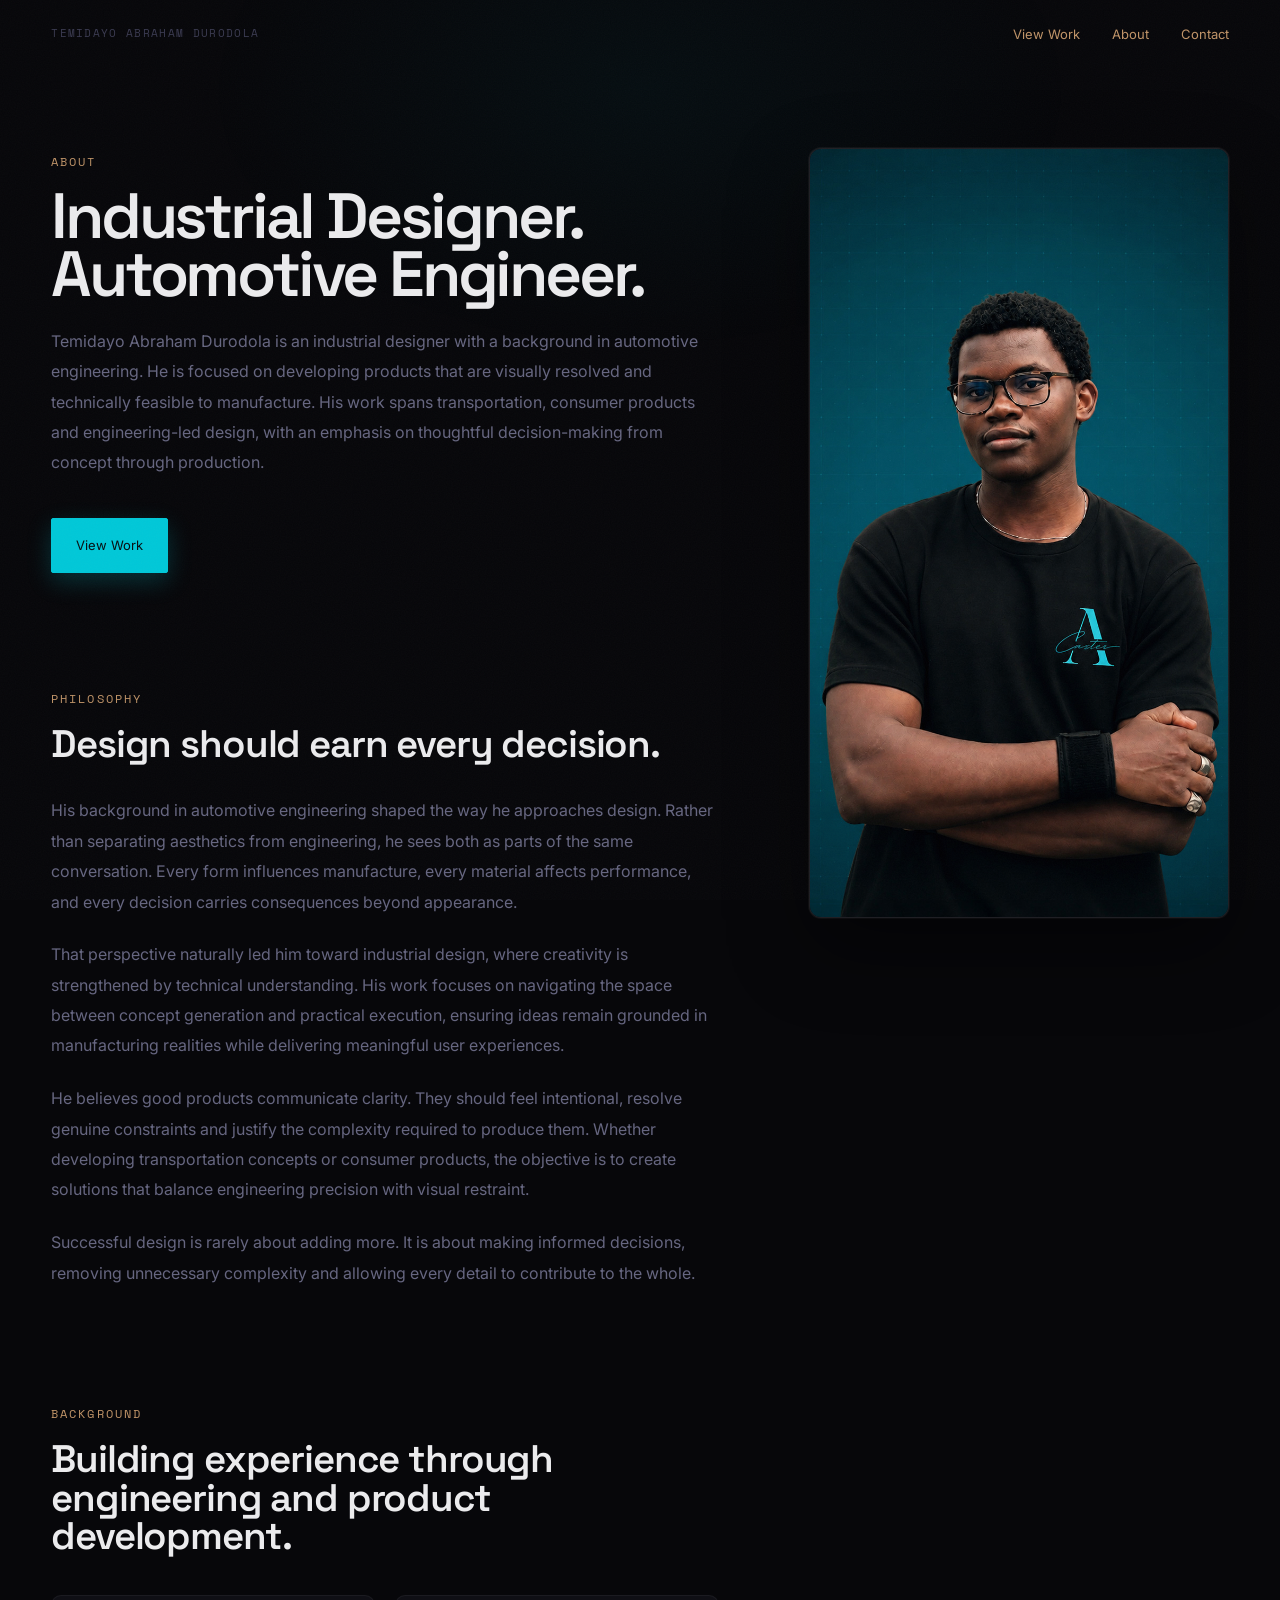
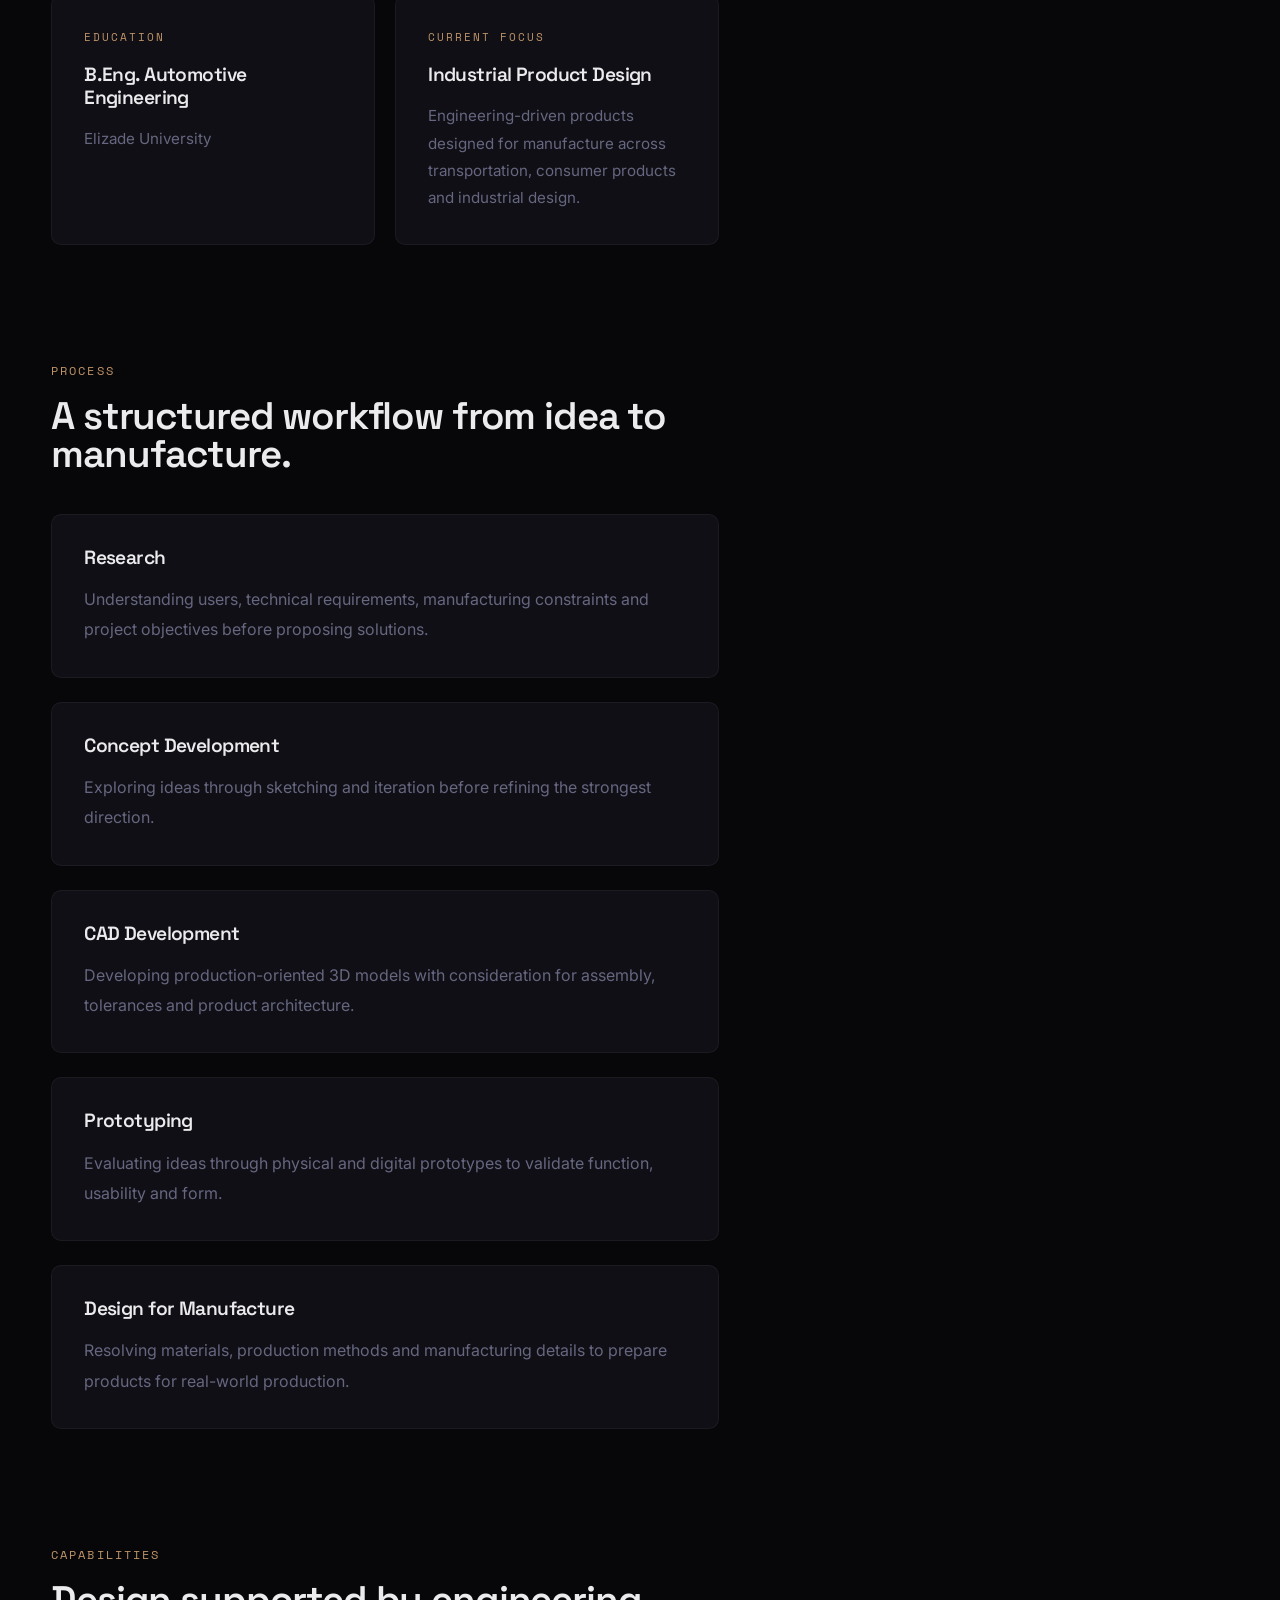
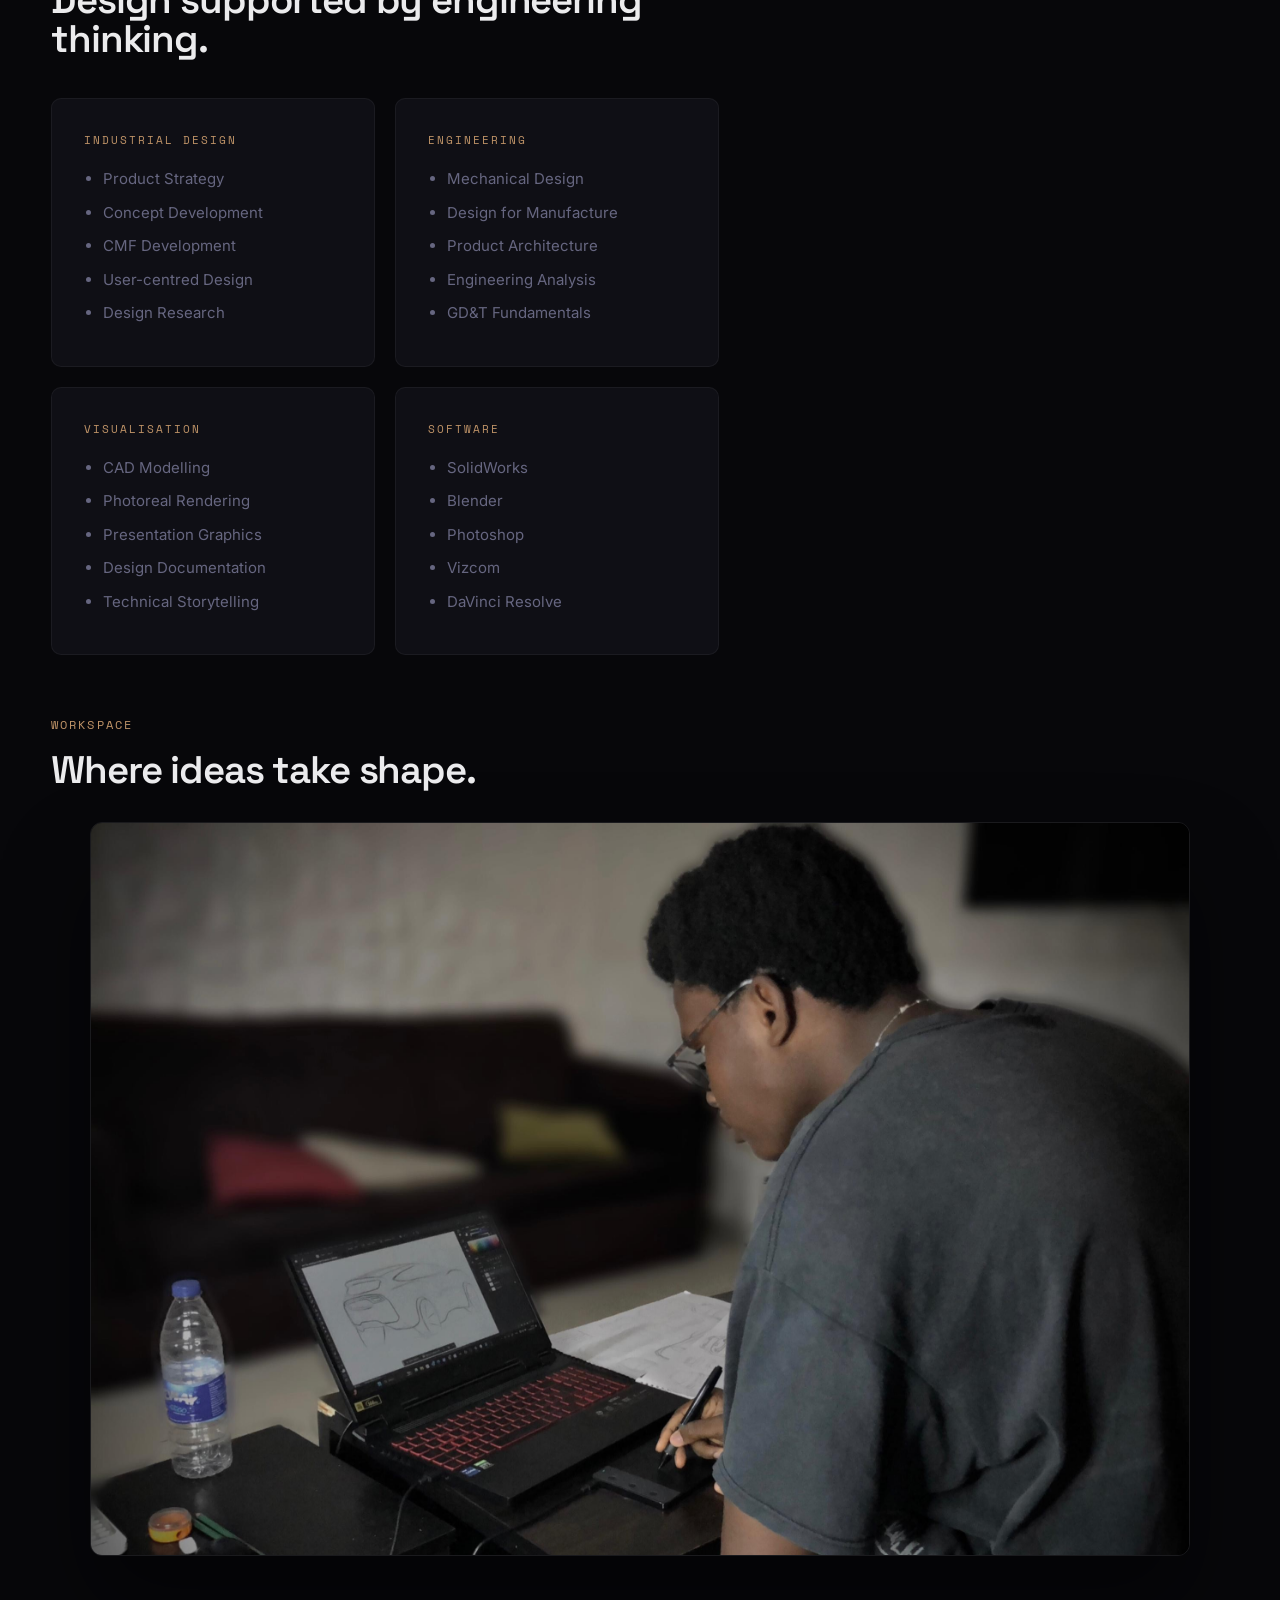
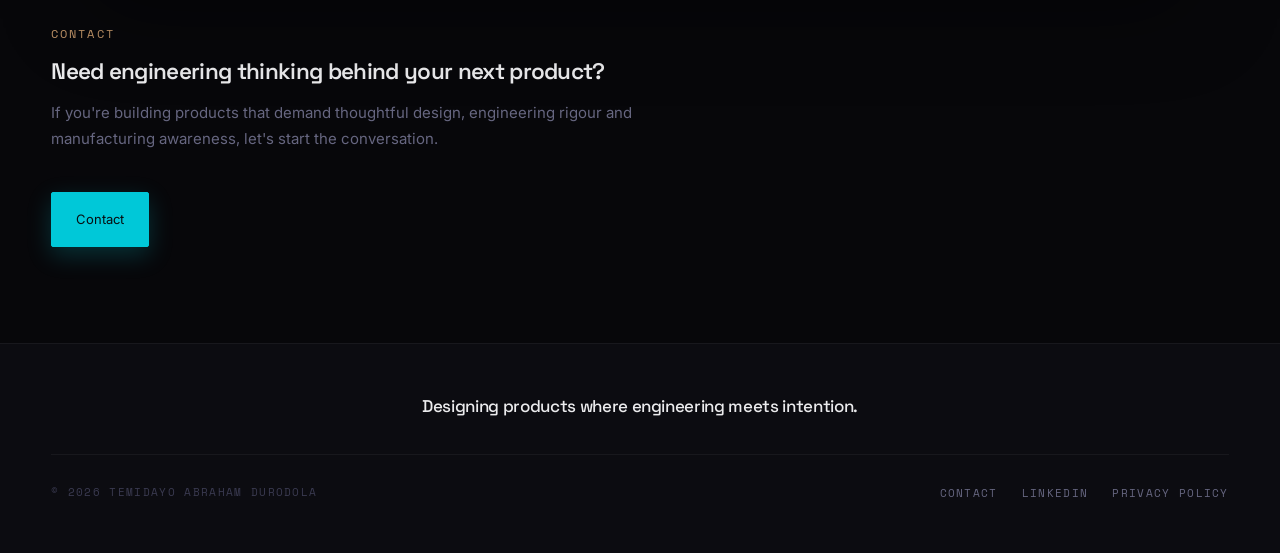
<file: about.html>
<!DOCTYPE html>
<html lang="en">

<head>

    <meta charset="UTF-8">

    <meta name="viewport"
          content="width=device-width, initial-scale=1.0">

    <title>
        About — Temidayo Abraham Durodola
    </title>

    <meta
        name="description"
        content="Industrial designer and automotive engineer focused on engineering-led product development, transportation design and manufacture-ready consumer products.">

    <link rel="preconnect"
          href="https://fonts.googleapis.com">

    <link rel="preconnect"
          href="https://fonts.gstatic.com"
          crossorigin>

    <link href="https://fonts.googleapis.com/css2?family=Space+Grotesk:wght@500;600;700&family=Inter:wght@300;400;500&family=Space+Mono:wght@400&display=swap"
          rel="stylesheet">

    <link rel="stylesheet"
          href="assets/css/main.css">

</head>

<body class="page-privacy">

<!-- ==========================================================
NAVIGATION
=========================================================== -->

<nav class="nav">

    <div class="nav__inner">

        <a
            href="index.html"
            class="nav__brand"
            aria-label="Home">

            Temidayo Abraham Durodola

        </a>

        <ul class="nav__links">

            <li>

                <a
                    href="index.html#projects"
                    class="nav__link">

                    View Work

                </a>

            </li>

            <li>

                <a
                    href="about.html"
                    class="nav__link">

                    About

                </a>

            </li>

            <li>

                <a
                    href="#contact"
                    class="nav__link">

                    Contact

                </a>

            </li>

        </ul>

    </div>

</nav>

<main>


<!-- ==========================================================
ABOUT
=========================================================== -->

<section class="about">

    <div class="container">

        <div class="about__layout">

<!-- ==========================================================
LEFT COLUMN
=========================================================== -->

<div class="about__content">

<section class="about__section about__section--hero">

<span class="about__eyebrow">

About

</span>

<h1 class="about__title">

Industrial Designer.<br>
Automotive Engineer.

</h1>

<figure class="about__portrait about__portrait--mobile">
<img
src="assets/images/portrait.jpg"
alt="Portrait of Temidayo Abraham Durodola">
</figure>

<p class="about__lead">

Temidayo Abraham Durodola is an industrial designer with a background in automotive engineering. He is focused on developing products that are visually resolved and technically feasible to manufacture. His work spans transportation, consumer products and engineering-led design, with an emphasis on thoughtful decision-making from concept through production.

</p>

<div class="about__actions">

<a
href="index.html#projects"
class="btn btn--primary">

View Work

</a>

</div>

</section>

<!-- ==========================================================
PHILOSOPHY
=========================================================== -->

<section class="about__section">

<span class="about__eyebrow">

Philosophy

</span>

<h2 class="about__heading">

Design should earn every decision.

</h2>

<p>

His background in automotive engineering shaped the way he approaches design. Rather than separating aesthetics from engineering, he sees both as parts of the same conversation. Every form influences manufacture, every material affects performance, and every decision carries consequences beyond appearance.

</p>

<p>

That perspective naturally led him toward industrial design, where creativity is strengthened by technical understanding. His work focuses on navigating the space between concept generation and practical execution, ensuring ideas remain grounded in manufacturing realities while delivering meaningful user experiences.

</p>

<p>

He believes good products communicate clarity. They should feel intentional, resolve genuine constraints and justify the complexity required to produce them. Whether developing transportation concepts or consumer products, the objective is to create solutions that balance engineering precision with visual restraint.

</p>

<p>

Successful design is rarely about adding more. It is about making informed decisions, removing unnecessary complexity and allowing every detail to contribute to the whole.

</p>

</section>

<!-- ==========================================================
BACKGROUND
=========================================================== -->

<section class="about__section">

<span class="about__eyebrow">

Background

</span>

<h2 class="about__heading">

Building experience through engineering and product development.

</h2>

<div class="about__cards">

<article class="about__card">

<span class="about__card-label">

Education

</span>

<h3>

B.Eng. Automotive Engineering

</h3>

<p>

Elizade University

</p>

</article>

<article class="about__card">

<span class="about__card-label">

Current Focus

</span>

<h3>

Industrial Product Design

</h3>

<p>

Engineering-driven products designed for manufacture across transportation, consumer products and industrial design.

</p>

</article>

</div>

</section>

<!-- ==========================================================
PROCESS
=========================================================== -->

<section class="about__section">

<span class="about__eyebrow">

Process

</span>

<h2 class="about__heading">

A structured workflow from idea to manufacture.

</h2>

<div class="about__process">

<div class="about__process-item">

<h3>

Research

</h3>

<p>

Understanding users, technical requirements, manufacturing constraints and project objectives before proposing solutions.

</p>

</div>

<div class="about__process-item">

<h3>

Concept Development

</h3>

<p>

Exploring ideas through sketching and iteration before refining the strongest direction.

</p>

</div>

<div class="about__process-item">

<h3>

CAD Development

</h3>

<p>

Developing production-oriented 3D models with consideration for assembly, tolerances and product architecture.

</p>

</div>

<div class="about__process-item">

<h3>

Prototyping

</h3>

<p>

Evaluating ideas through physical and digital prototypes to validate function, usability and form.

</p>

</div>

<div class="about__process-item">

<h3>

Design for Manufacture

</h3>

<p>

Resolving materials, production methods and manufacturing details to prepare products for real-world production.

</p>

</div>

</div>

</section>

<!-- ==========================================================
CAPABILITIES
=========================================================== -->

<section class="about__section">

<span class="about__eyebrow">

Capabilities

</span>

<h2 class="about__heading">

Design supported by engineering thinking.

</h2>

<div class="about__cards about__cards--four">

<article class="about__card">

<span class="about__card-label">

Industrial Design

</span>

<ul>

<li>Product Strategy</li>
<li>Concept Development</li>
<li>CMF Development</li>
<li>User-centred Design</li>
<li>Design Research</li>

</ul>

</article>

<article class="about__card">

<span class="about__card-label">

Engineering

</span>

<ul>

<li>Mechanical Design</li>
<li>Design for Manufacture</li>
<li>Product Architecture</li>
<li>Engineering Analysis</li>
<li>GD&amp;T Fundamentals</li>

</ul>

</article>

<article class="about__card">

<span class="about__card-label">

Visualisation

</span>

<ul>

<li>CAD Modelling</li>
<li>Photoreal Rendering</li>
<li>Presentation Graphics</li>
<li>Design Documentation</li>
<li>Technical Storytelling</li>

</ul>

</article>

<article class="about__card">

<span class="about__card-label">

Software

</span>

<ul>

<li>SolidWorks</li>
<li>Blender</li>
<li>Photoshop</li>
<li>Vizcom</li>
<li>DaVinci Resolve</li>

</ul>

</article>

</div>

</section>

<!-- ==========================================================
RIGHT COLUMN
=========================================================== -->

</div>

<aside class="about__sidebar">

<div class="about__sidebar-sticky">

<figure class="about__portrait">

<img
src="assets/images/portrait.jpg"
alt="Portrait of Temidayo Abraham Durodola">

</figure>

</div>

</aside>

</div>

</div>

</section>

<!-- ==========================================================
WORKSPACE
=========================================================== -->

<section class="about__workspace-section">

<div class="container">

<span class="about__eyebrow">

Workspace

</span>

<h2 class="about__heading">

Where ideas take shape.

</h2>

<figure class="about__workspace">

<img
src="assets/images/workspace.jpeg"
alt="Temidayo Abraham working in his design workspace">

</figure>

</div>

</section>

<!-- ==========================================================
CALL TO ACTION
=========================================================== -->

<section class="about__cta">

<div class="container">

<span class="about__eyebrow">

Contact

</span>

<h2 class="about__cta-title">

Need engineering thinking behind your next product?

</h2>

<p class="about__cta-copy">

If you're building products that demand thoughtful design, engineering rigour and manufacturing awareness, let's start the conversation.

</p>

<div class="about__actions">

<a
href="mailto:hello@yourdomain.com"
class="btn btn--primary">

Contact

</a>

</div>

</div>

</section>

</main>

<!-- ==========================================================
FOOTER
=========================================================== -->

<footer
id="contact"
class="footer">

<div class="footer__inner">

<p class="footer__tagline">

Designing products where engineering meets intention.

</p>

<div class="footer__bottom">

<p class="footer__copyright">

© 2026 TEMIDAYO ABRAHAM DURODOLA

</p>

<ul class="footer__nav">

<li>

<a
href="mailto:hello@yourdomain.com"
class="footer__link">

Contact

</a>

</li>

<li>

<a
href="https://www.linkedin.com/in/temidayo-durodola"
target="_blank"
rel="noopener"
class="footer__link">

LinkedIn

</a>

</li>

<li>

<a
href="privacy.html"
class="footer__link">

Privacy Policy

</a>

</li>

</ul>

</div>

</div>

</footer>

<script src="assets/js/main.js"></script>

</body>

</html>
</file>
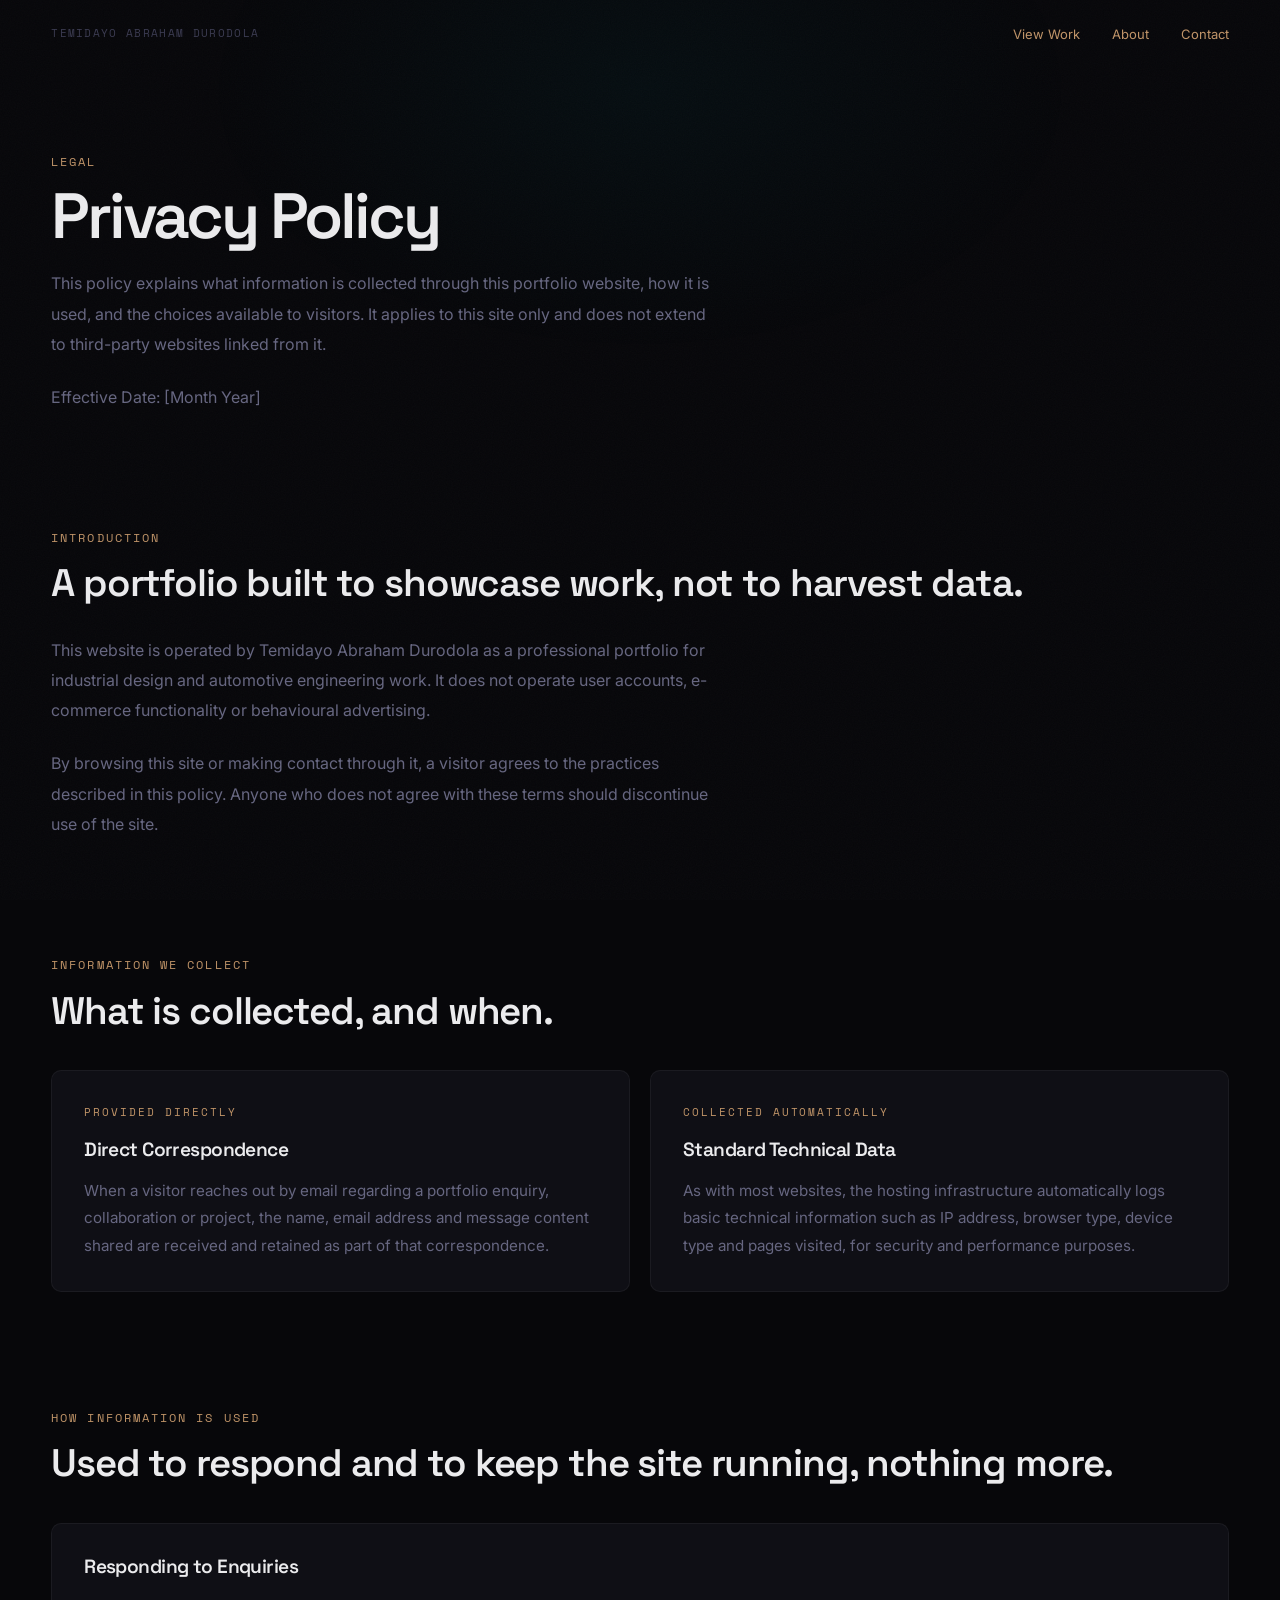
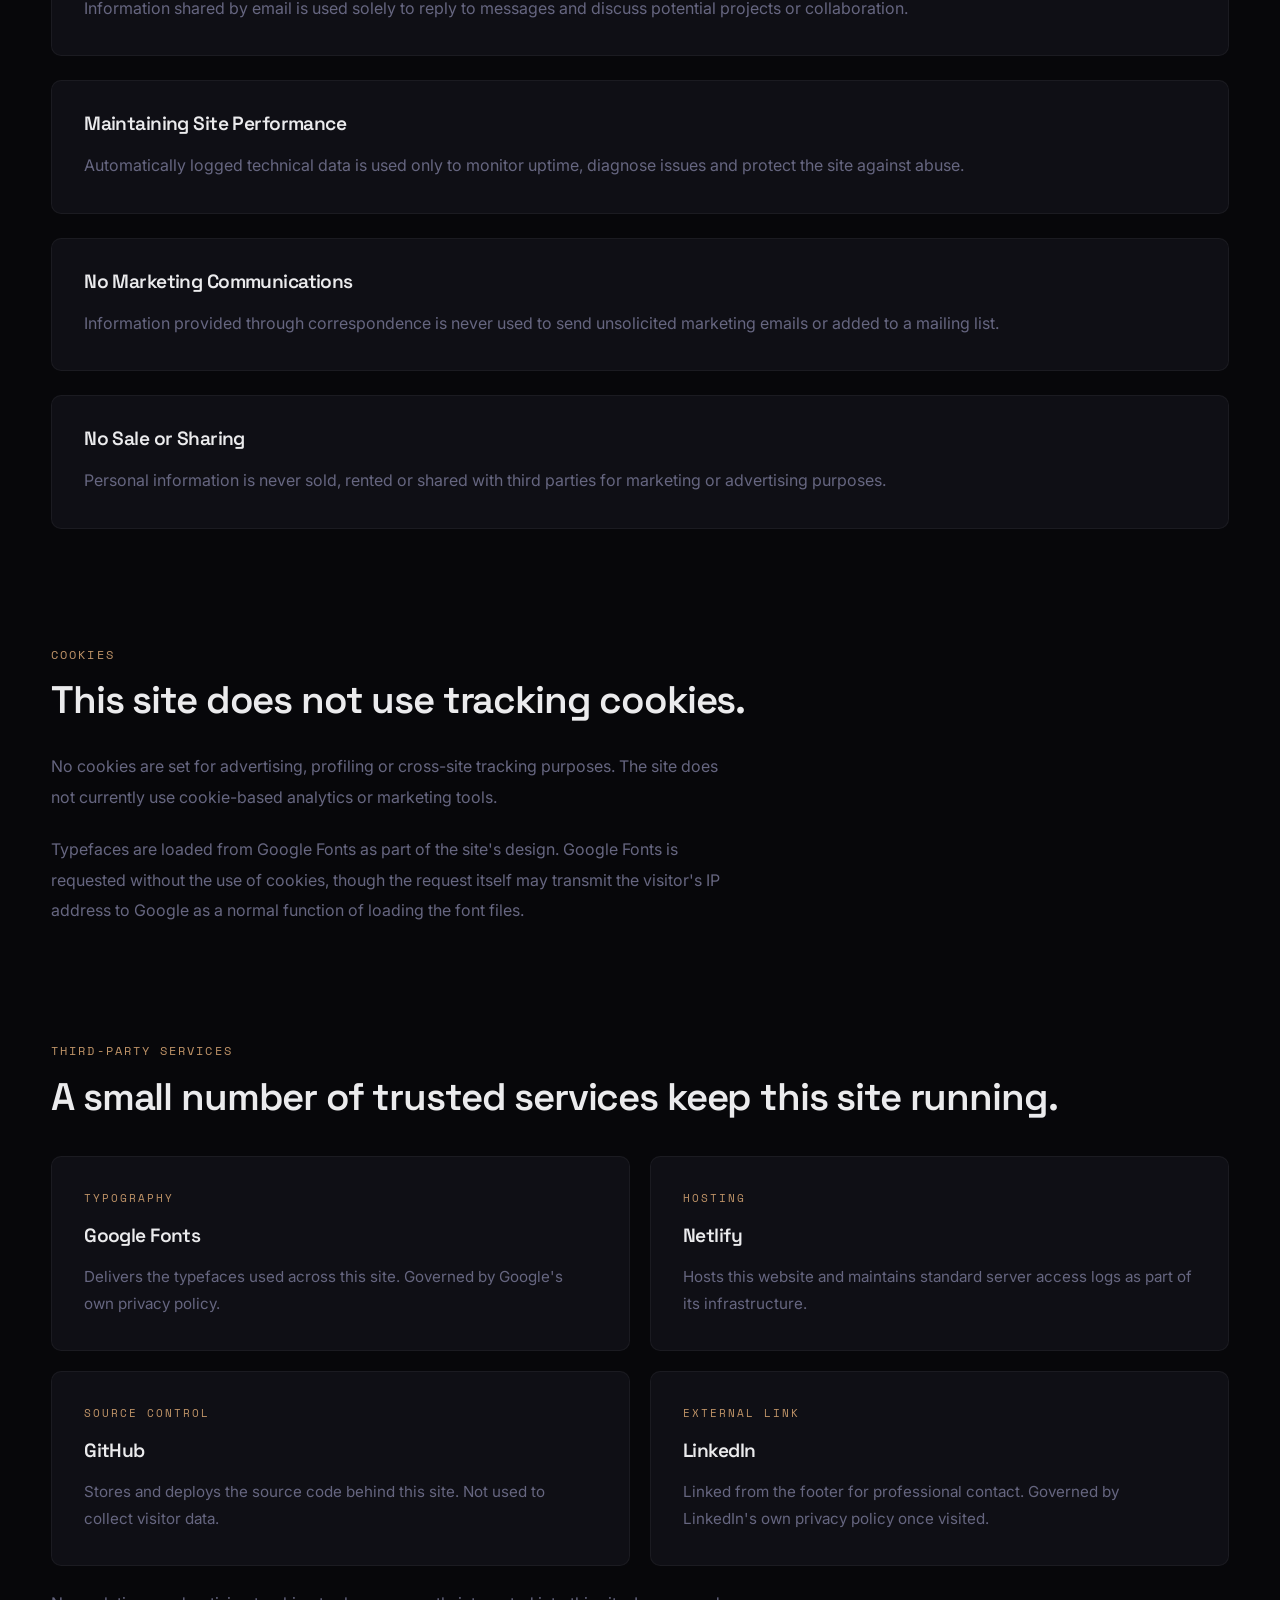
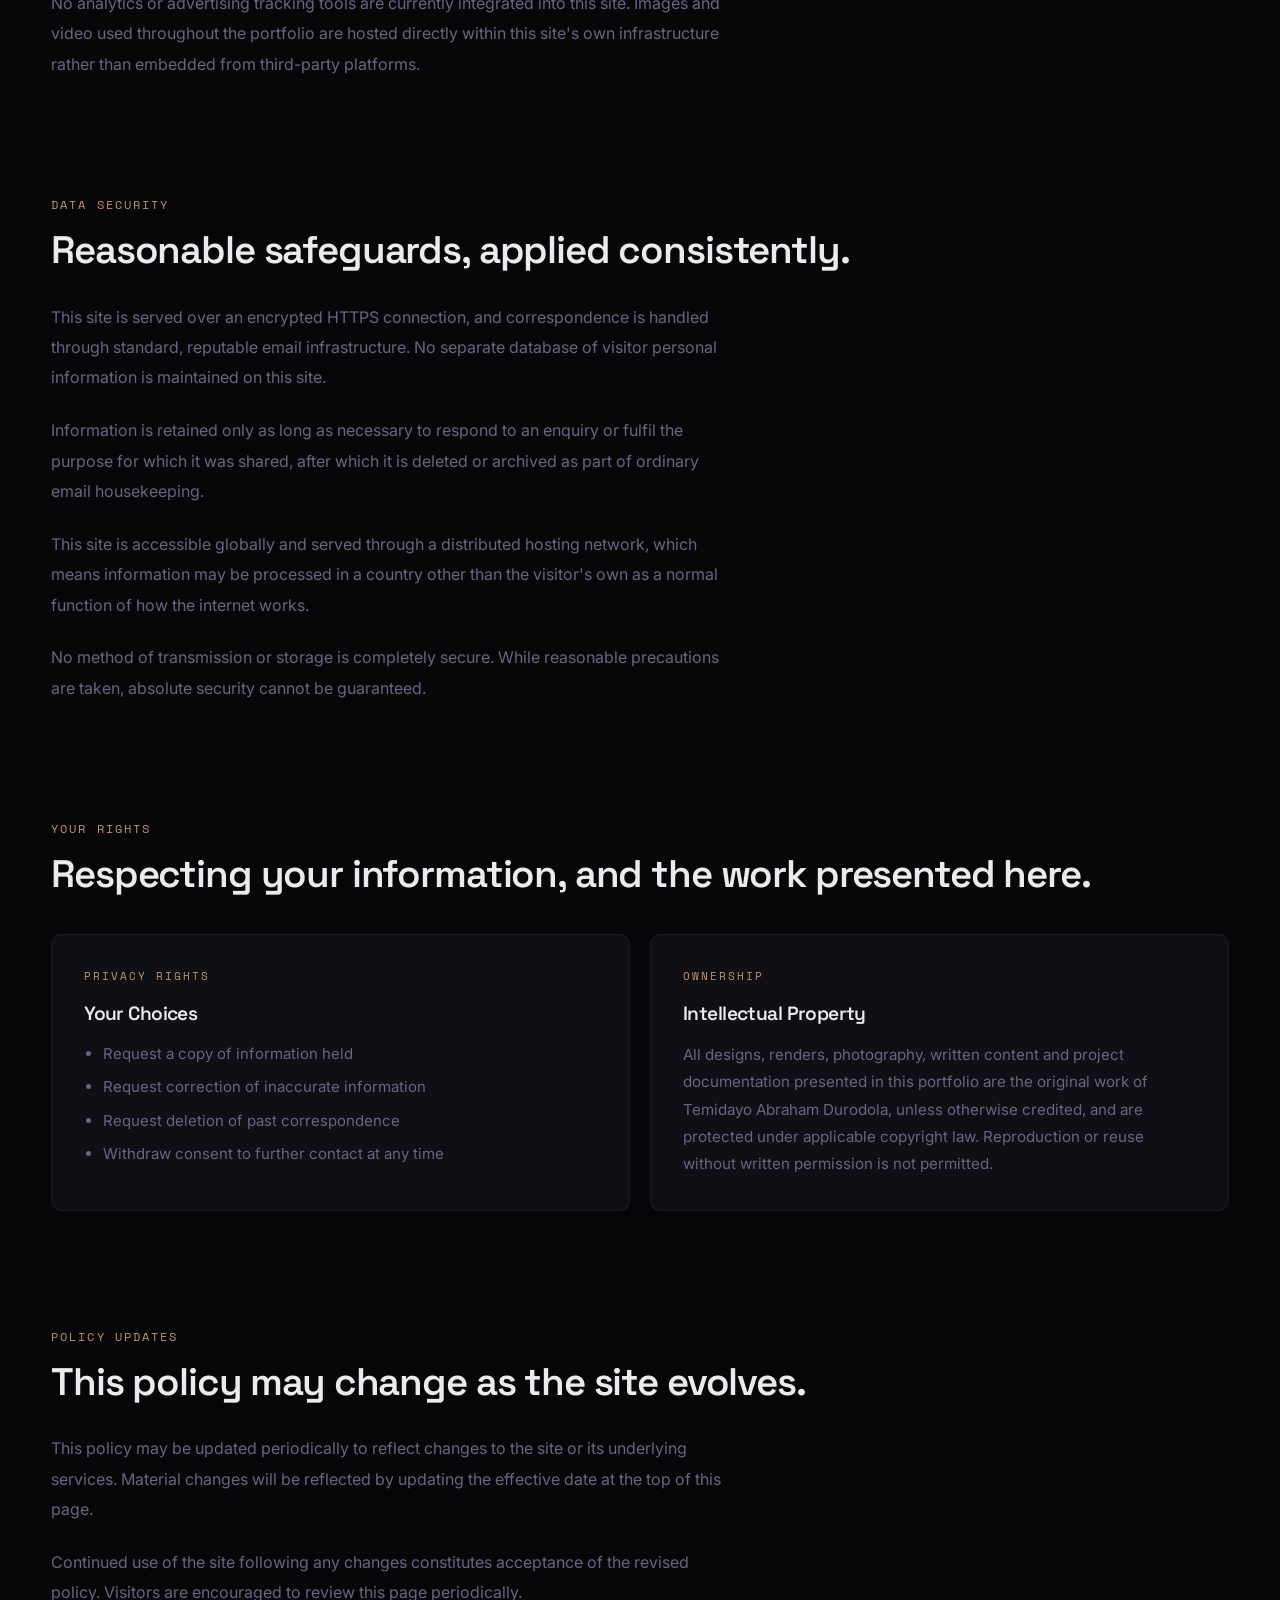
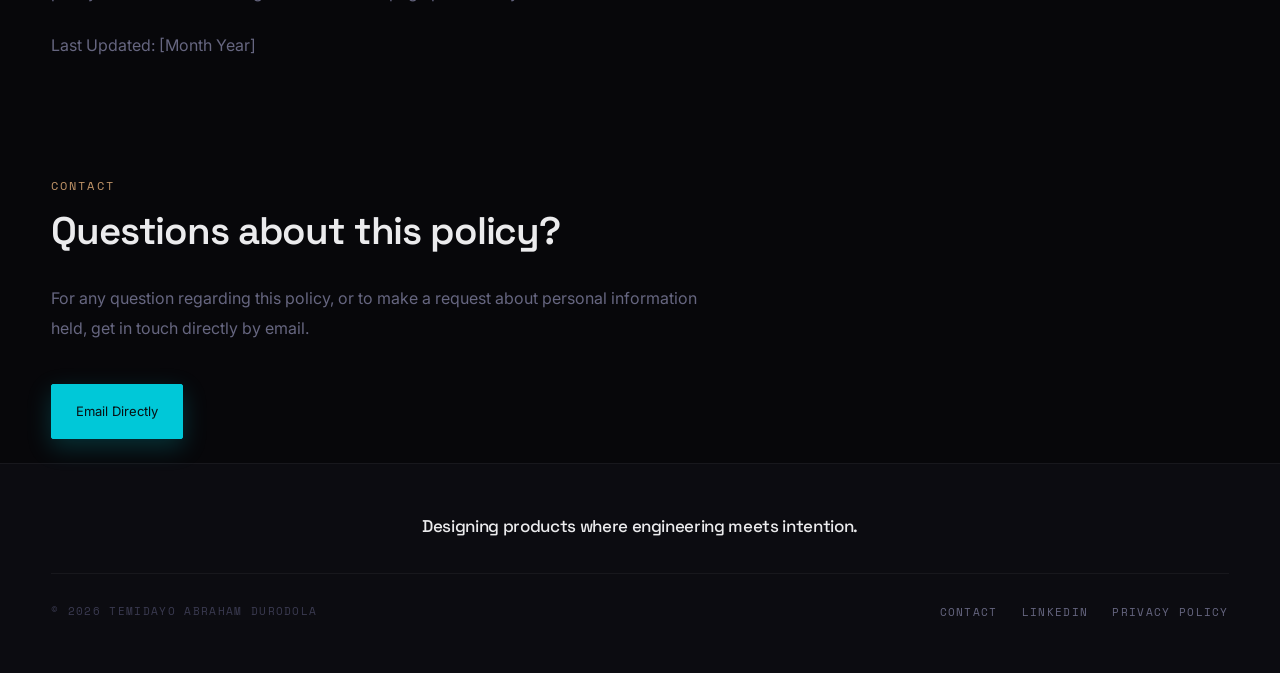
<file: privacy.html>
<!DOCTYPE html>
<html lang="en">

<head>

    <meta charset="UTF-8">

    <meta name="viewport"
          content="width=device-width, initial-scale=1.0">

    <title>
        Privacy Policy — Temidayo Abraham Durodola
    </title>

    <meta
        name="description"
        content="Privacy policy for the portfolio of Temidayo Abraham Durodola, covering information collected, how it is used, cookies, third-party services and visitor rights.">

    <link rel="preconnect"
          href="https://fonts.googleapis.com">

    <link rel="preconnect"
          href="https://fonts.gstatic.com"
          crossorigin>

    <link href="https://fonts.googleapis.com/css2?family=Space+Grotesk:wght@500;600;700&family=Inter:wght@300;400;500&family=Space+Mono:wght@400&display=swap"
          rel="stylesheet">

    <link rel="stylesheet"
          href="assets/css/main.css">

</head>

<body class="page-privacy">

<!-- ==========================================================
NAVIGATION
=========================================================== -->

<nav class="nav">

    <div class="nav__inner">

        <a
            href="index.html"
            class="nav__brand"
            aria-label="Home">

            Temidayo Abraham Durodola

        </a>

        <ul class="nav__links">

            <li>

                <a
                    href="index.html#projects"
                    class="nav__link">

                    View Work

                </a>

            </li>

            <li>

                <a
                    href="about.html"
                    class="nav__link">

                    About

                </a>

            </li>

            <li>

                <a
                    href="#contact"
                    class="nav__link">

                    Contact

                </a>

            </li>

        </ul>

    </div>

</nav>

<main>

<!-- ==========================================================
HERO
=========================================================== -->

<section class="about">

    <div class="container">

        <div class="about__content">

<section class="about__section about__section--hero">

<span class="about__eyebrow">

Legal

</span>

<h1 class="about__title">

Privacy Policy

</h1>

<p class="about__lead">

This policy explains what information is collected through this portfolio website, how it is used, and the choices available to visitors. It applies to this site only and does not extend to third-party websites linked from it.

</p>

<p class="about__lead">

Effective Date: [Month Year]

</p>

</section>

<!-- ==========================================================
INTRODUCTION
=========================================================== -->

<section class="about__section">

<span class="about__eyebrow">

Introduction

</span>

<h2 class="about__heading">

A portfolio built to showcase work, not to harvest data.

</h2>

<p>

This website is operated by Temidayo Abraham Durodola as a professional portfolio for industrial design and automotive engineering work. It does not operate user accounts, e-commerce functionality or behavioural advertising.

</p>

<p>

By browsing this site or making contact through it, a visitor agrees to the practices described in this policy. Anyone who does not agree with these terms should discontinue use of the site.

</p>

</section>

<!-- ==========================================================
INFORMATION WE COLLECT
=========================================================== -->

<section class="about__section">

<span class="about__eyebrow">

Information We Collect

</span>

<h2 class="about__heading">

What is collected, and when.

</h2>

<div class="about__cards">

<article class="about__card">

<span class="about__card-label">

Provided Directly

</span>

<h3>

Direct Correspondence

</h3>

<p>

When a visitor reaches out by email regarding a portfolio enquiry, collaboration or project, the name, email address and message content shared are received and retained as part of that correspondence.

</p>

</article>

<article class="about__card">

<span class="about__card-label">

Collected Automatically

</span>

<h3>

Standard Technical Data

</h3>

<p>

As with most websites, the hosting infrastructure automatically logs basic technical information such as IP address, browser type, device type and pages visited, for security and performance purposes.

</p>

</article>

</div>

</section>

<!-- ==========================================================
HOW INFORMATION IS USED
=========================================================== -->

<section class="about__section">

<span class="about__eyebrow">

How Information Is Used

</span>

<h2 class="about__heading">

Used to respond and to keep the site running, nothing more.

</h2>

<div class="about__process">

<div class="about__process-item">

<h3>

Responding to Enquiries

</h3>

<p>

Information shared by email is used solely to reply to messages and discuss potential projects or collaboration.

</p>

</div>

<div class="about__process-item">

<h3>

Maintaining Site Performance

</h3>

<p>

Automatically logged technical data is used only to monitor uptime, diagnose issues and protect the site against abuse.

</p>

</div>

<div class="about__process-item">

<h3>

No Marketing Communications

</h3>

<p>

Information provided through correspondence is never used to send unsolicited marketing emails or added to a mailing list.

</p>

</div>

<div class="about__process-item">

<h3>

No Sale or Sharing

</h3>

<p>

Personal information is never sold, rented or shared with third parties for marketing or advertising purposes.

</p>

</div>

</div>

</section>

<!-- ==========================================================
COOKIES
=========================================================== -->

<section class="about__section">

<span class="about__eyebrow">

Cookies

</span>

<h2 class="about__heading">

This site does not use tracking cookies.

</h2>

<p>

No cookies are set for advertising, profiling or cross-site tracking purposes. The site does not currently use cookie-based analytics or marketing tools.

</p>

<p>

Typefaces are loaded from Google Fonts as part of the site's design. Google Fonts is requested without the use of cookies, though the request itself may transmit the visitor's IP address to Google as a normal function of loading the font files.

</p>

</section>

<!-- ==========================================================
THIRD-PARTY SERVICES
=========================================================== -->

<section class="about__section">

<span class="about__eyebrow">

Third-Party Services

</span>

<h2 class="about__heading">

A small number of trusted services keep this site running.

</h2>

<div class="about__cards about__cards--four">

<article class="about__card">

<span class="about__card-label">

Typography

</span>

<h3>

Google Fonts

</h3>

<p>

Delivers the typefaces used across this site. Governed by Google's own privacy policy.

</p>

</article>

<article class="about__card">

<span class="about__card-label">

Hosting

</span>

<h3>

Netlify

</h3>

<p>

Hosts this website and maintains standard server access logs as part of its infrastructure.

</p>

</article>

<article class="about__card">

<span class="about__card-label">

Source Control

</span>

<h3>

GitHub

</h3>

<p>

Stores and deploys the source code behind this site. Not used to collect visitor data.

</p>

</article>

<article class="about__card">

<span class="about__card-label">

External Link

</span>

<h3>

LinkedIn

</h3>

<p>

Linked from the footer for professional contact. Governed by LinkedIn's own privacy policy once visited.

</p>

</article>

</div>

<p>

No analytics or advertising tracking tools are currently integrated into this site. Images and video used throughout the portfolio are hosted directly within this site's own infrastructure rather than embedded from third-party platforms.

</p>

</section>

<!-- ==========================================================
DATA SECURITY
=========================================================== -->

<section class="about__section">

<span class="about__eyebrow">

Data Security

</span>

<h2 class="about__heading">

Reasonable safeguards, applied consistently.

</h2>

<p>

This site is served over an encrypted HTTPS connection, and correspondence is handled through standard, reputable email infrastructure. No separate database of visitor personal information is maintained on this site.

</p>

<p>

Information is retained only as long as necessary to respond to an enquiry or fulfil the purpose for which it was shared, after which it is deleted or archived as part of ordinary email housekeeping.

</p>

<p>

This site is accessible globally and served through a distributed hosting network, which means information may be processed in a country other than the visitor's own as a normal function of how the internet works.

</p>

<p>

No method of transmission or storage is completely secure. While reasonable precautions are taken, absolute security cannot be guaranteed.

</p>

</section>

<!-- ==========================================================
YOUR RIGHTS
=========================================================== -->

<section class="about__section">

<span class="about__eyebrow">

Your Rights

</span>

<h2 class="about__heading">

Respecting your information, and the work presented here.

</h2>

<div class="about__cards">

<article class="about__card">

<span class="about__card-label">

Privacy Rights

</span>

<h3>

Your Choices

</h3>

<ul>

<li>Request a copy of information held</li>
<li>Request correction of inaccurate information</li>
<li>Request deletion of past correspondence</li>
<li>Withdraw consent to further contact at any time</li>

</ul>

</article>

<article class="about__card">

<span class="about__card-label">

Ownership

</span>

<h3>

Intellectual Property

</h3>

<p>

All designs, renders, photography, written content and project documentation presented in this portfolio are the original work of Temidayo Abraham Durodola, unless otherwise credited, and are protected under applicable copyright law. Reproduction or reuse without written permission is not permitted.

</p>

</article>

</div>

</section>

<!-- ==========================================================
POLICY UPDATES
=========================================================== -->

<section class="about__section">

<span class="about__eyebrow">

Policy Updates

</span>

<h2 class="about__heading">

This policy may change as the site evolves.

</h2>

<p>

This policy may be updated periodically to reflect changes to the site or its underlying services. Material changes will be reflected by updating the effective date at the top of this page.

</p>

<p>

Continued use of the site following any changes constitutes acceptance of the revised policy. Visitors are encouraged to review this page periodically.

</p>

<p>

Last Updated: [Month Year]

</p>

</section>

<!-- ==========================================================
CONTACT
=========================================================== -->

<section class="about__section">

<span class="about__eyebrow">

Contact

</span>

<h2 class="about__heading">

Questions about this policy?

</h2>

<p>

For any question regarding this policy, or to make a request about personal information held, get in touch directly by email.

</p>

<div class="about__actions">

<a
href="mailto:hello@yourdomain.com"
class="btn btn--primary">

Email Directly

</a>

</div>

</section>

</div>

</div>

</section>

</main>

<!-- ==========================================================
FOOTER
=========================================================== -->

<footer
id="contact"
class="footer">

<div class="footer__inner">

<p class="footer__tagline">

Designing products where engineering meets intention.

</p>

<div class="footer__bottom">

<p class="footer__copyright">

© 2026 TEMIDAYO ABRAHAM DURODOLA

</p>

<ul class="footer__nav">

<li>

<a
href="mailto:hello@yourdomain.com"
class="footer__link">

Contact

</a>

</li>

<li>

<a
href="https://www.linkedin.com/in/temidayo-durodola"
target="_blank"
rel="noopener"
class="footer__link">

LinkedIn

</a>

</li>

<li>

<a
href="privacy.html"
class="footer__link">

Privacy Policy

</a>

</li>

</ul>

</div>

</div>

</footer>

<script src="assets/js/main.js"></script>

</body>

</html>
</file>
<file: assets/css/main.css>
/* ==========================================================================
   TEMIDAYO ABRAHAM DESIGN PORTFOLIO
   Main Stylesheet
   ========================================================================= */

/* ==========================================================================
   GOOGLE FONT VARIABLES
   ========================================================================== */

:root{

/* Base */
--bg:#07070A;
--surface:#0C0C11;
--card:#0F0F15;
--card-hover:#141420;

/* Borders */
--border:rgba(255,255,255,.05);
--border-mid:rgba(255,255,255,.08);
--border-accent:rgba(0,200,216,.18);

/* Text */
--text-primary:#EBEBED;
--text-secondary:#666680;
--text-tertiary:#3A3A50;

/* Accent */
--accent:#00C8D8;
--accent-glow:rgba(0,200,216,.12);
--accent-dim:rgba(0,200,216,.07);

/* Bronze */
--warm:#C09468;
--warm-dim:rgba(192,148,104,.10);

/* Fonts */

--font-display:'Space Grotesk',sans-serif;
--font-body:'Inter',sans-serif;
--font-mono:'Space Mono',monospace;

/* Type */

--text-2xs:.625rem;
--text-xs:.6875rem;
--text-sm:.8125rem;
--text-base:.9375rem;
--text-lg:1.0625rem;
--text-xl:1.25rem;
--text-2xl:1.625rem;
--text-3xl:2.25rem;
--text-4xl:3.25rem;
--text-5xl:4.75rem;
--text-6xl:6.5rem;

/* Spacing */

--sp-1:.25rem;
--sp-2:.5rem;
--sp-3:.75rem;
--sp-4:1rem;
--sp-5:1.25rem;
--sp-6:1.5rem;
--sp-8:2rem;
--sp-10:2.5rem;
--sp-12:3rem;
--sp-16:4rem;
--sp-20:5rem;
--sp-24:6rem;
--sp-32:8rem;
--sp-40:10rem;

/* Radius */

--radius-sm:2px;
--radius-md:4px;
--radius-lg:6px;

/* Motion */

--ease-expo:cubic-bezier(.16,1,.3,1);
--ease-smooth:cubic-bezier(.4,0,.2,1);

--dur-fast:180ms;
--dur-base:350ms;
--dur-slow:600ms;
--dur-hero:900ms;

--shadow-card-hover:
0 20px 48px rgba(0,0,0,.4),
0 0 0 1px rgba(0,200,216,.10);

--shadow-btn:
0 8px 24px rgba(0,200,216,.22);

--nav-h:68px;

}

@keyframes bronzePulse{

0%,100%{

box-shadow:

0 0 0 1px rgba(192,148,104,.55),
0 0 18px rgba(192,148,104,.10),
0 0 42px rgba(192,148,104,.06),
0 24px 70px rgba(0,0,0,.42);

}

50%{

box-shadow:

0 0 0 1px rgba(192,148,104,.75),
0 0 28px rgba(192,148,104,.18),
0 0 56px rgba(192,148,104,.12),
0 24px 70px rgba(0,0,0,.42);

}

}

/* ==========================================================================
RESET
========================================================================== */

*,
*::before,
*::after{
margin:0;
padding:0;
box-sizing:border-box;
}

html{

scroll-behavior:smooth;

}

body{

background:var(--bg);

color:var(--text-primary);

font-family:var(--font-body);

font-size:var(--text-base);

line-height:1.75;

-webkit-font-smoothing:antialiased;

text-rendering:optimizeLegibility;

overflow-x:hidden;

position:relative;

}

/* ==========================================================================
BACKGROUND EFFECTS
========================================================================== */

body::before{

content:"";

position:fixed;

inset:0;

pointer-events:none;

z-index:1000;

opacity:.028;

background-image:url("data:image/svg+xml,%3Csvg xmlns='http://www.w3.org/2000/svg' width='250' height='250'%3E%3Cfilter id='n'%3E%3CfeTurbulence type='fractalNoise' baseFrequency='0.85' numOctaves='4' stitchTiles='stitch'/%3E%3C/filter%3E%3Crect width='250' height='250' filter='url(%23n)'/%3E%3C/svg%3E");

}

body::after{

content:"";

position:fixed;

top:-20vh;

left:50%;

transform:translateX(-50%);

width:70vw;

height:60vh;

pointer-events:none;

z-index:-1;

background:

radial-gradient(

ellipse at center,

rgba(0,200,216,.04) 0%,

transparent 70%

);

}

/* ==========================================================================
TYPOGRAPHY
========================================================================== */

h1,h2,h3,h4,h5{

font-family:var(--font-display);

font-weight:600;

letter-spacing:-.03em;

line-height:1.05;

}

p{

max-width:680px;

color:var(--text-secondary);

}

a{

color:inherit;

text-decoration:none;

}

img{

display:block;

max-width:100%;

height:auto;

}

button{

font:inherit;

}

/* ==========================================================================
LAYOUT
========================================================================== */

.container{

width:min(1200px,92vw);

margin-inline:auto;

}

section{

padding:var(--sp-32) 0;

}

/* ==========================================================================
BUTTONS
========================================================================== */

.btn{

display:inline-flex;

align-items:center;

justify-content:center;

gap:.5rem;

padding:.95rem 1.5rem;

border:1px solid var(--border);

border-radius:var(--radius-sm);

font-family:var(--font-body);

font-size:var(--text-sm);

transition:

all var(--dur-base) var(--ease-expo);

cursor:pointer;

}

.btn--primary{

background:var(--accent);

color:#071013;

border-color:var(--accent);

box-shadow:var(--shadow-btn);

}

.btn--primary:hover{

transform:translateY(-2px);

}

.btn--ghost{

background:transparent;

color:var(--text-primary);

}

.btn--ghost:hover{

border-color:var(--border-accent);

}

/* ==========================================================================
GLOBAL REVEAL
========================================================================== */

[data-reveal]{

opacity:1;

transform:none;

}

[data-reveal].is-visible{

opacity:1;

transform:none;

}

/* ==========================================================================
KEYFRAMES
========================================================================== */

@keyframes fadeUp{

from{

opacity:0;

transform:translateY(28px);

}

to{

opacity:1;

transform:none;

}

}

@keyframes fadeIn{

from{

opacity:0;

}

to{

opacity:1;

}

}

@keyframes blink{

0%,100%{

opacity:1;

}

50%{

opacity:0;

}

}

@keyframes scrollPulse{

0%,100%{

transform:scaleY(1);

opacity:.4;

}

50%{

transform:scaleY(1.15);

opacity:.8;

}

}

@keyframes marquee{

from{

transform:translateX(0);

}

to{

transform:translateX(-50%);

}

}

/* ==========================================================================
ACCESSIBILITY
========================================================================== */

:focus-visible{

outline:2px solid var(--accent);

outline-offset:4px;

}

/* ==========================================================================
REDUCED MOTION
========================================================================== */

@media(prefers-reduced-motion:reduce){

*,
*::before,
*::after{

animation-duration:.01ms !important;

animation-iteration-count:1 !important;

transition-duration:.01ms !important;

scroll-behavior:auto !important;

}

}

/* ==========================================================================
   NAVIGATION
   ========================================================================== */

.nav{

position:fixed;

top:0;

left:0;

width:100%;

height:var(--nav-h);

z-index:100;

display:flex;

align-items:center;

background:transparent;

transition:
background var(--dur-base),
border-color var(--dur-base),
backdrop-filter var(--dur-base);

}

.nav--scrolled{

background:rgba(7,7,10,.82);

backdrop-filter:blur(18px) saturate(1.4);

-webkit-backdrop-filter:blur(18px) saturate(1.4);

border-bottom:1px solid var(--border);

}

.nav__inner{

width:min(1200px,92vw);

height:100%;

margin-inline:auto;

display:flex;

align-items:center;

justify-content:space-between;

}

.nav__brand{

font-family:var(--font-mono);

font-size:var(--text-xs);

letter-spacing:.12em;

text-transform:uppercase;

color:var(--text-tertiary);

transition:color var(--dur-fast) var(--ease-smooth);

}

.nav__brand:hover{

color:var(--text-primary);

}

.nav__links{

display:flex;

align-items:center;

gap:var(--sp-8);

list-style:none;

}

.nav__link{

position:relative;

display:inline-flex;

align-items:center;

height:var(--nav-h);

font-family:var(--font-body);

font-size:var(--text-sm);

font-weight:400;

color:var(--text-secondary);

transition:color var(--dur-fast) var(--ease-smooth);

}

.nav__link:hover{

color:var(--text-primary);

}

.nav__link::after{

content:"";

position:absolute;

left:0;

bottom:20px;

width:100%;

height:1px;

background:var(--accent);

transform:scaleX(0);

transform-origin:left;

transition:transform var(--dur-base) var(--ease-expo);

}

.nav__link:hover::after{

transform:scaleX(1);

}

/* ==========================================================================
   NAVIGATION RESPONSIVE
   ========================================================================== */

@media (max-width:768px){

.nav{

height:60px;

}

.nav__links{

gap:var(--sp-5);

}

.nav__link{

height:60px;

font-size:var(--text-xs);

}

}

/* ==========================================================================
   HERO
   ========================================================================== */

.hero{

position:relative;

height:92svh;

min-height:92svh;

overflow:hidden;

display:flex;

align-items:flex-end;

isolation:isolate;

background:#07070A;

}

/* ==========================================================
VIDEO
========================================================== */

.hero__video{

position:absolute;

inset:0;

width:100%;

height:100%;

object-fit:cover;

object-position:center;

z-index:-3;

filter:

brightness(.92)

contrast(1)

saturate(1);

}

/* ==========================================================
OVERLAY
========================================================== */

.hero__overlay{

    display:none;

}

/* ==========================================================
CONTENT
========================================================== */

.hero__inner{

position:absolute;

left:50%;

bottom:3.5rem;

transform:translateX(-50%);

z-index:2;

width:min(1200px,92vw);

display:flex;

justify-content:flex-start;

align-items:flex-end;

}

.hero__eyebrow{

display:block;

margin:0 0 1rem;

font-family:var(--font-mono);

font-size:.72rem;

letter-spacing:.18em;

text-transform:uppercase;

color:rgba(255,255,255,.58);

opacity:0;

animation:fadeUp .55s .15s forwards;

}

.hero__headline{

margin:0;

font-family:var(--font-display);

font-size:clamp(2.4rem,3.8vw,4rem);

font-weight:600;

line-height:.92;

letter-spacing:-.05em;

color:#FFFFFF;

opacity:0;

animation:fadeUp .6s .22s forwards;

}

.hero__headline span{

display:block;

color:var(--accent);

}

.hero__sub{

margin-top:1rem;

max-width:300px;

font-family:var(--font-mono);

font-size:.66rem;

letter-spacing:.18em;

text-transform:uppercase;

line-height:1.8;

color:rgba(255,255,255,.54);

opacity:0;

animation:fadeUp .6s .32s forwards;

}

/* ==========================================================
ANIMATION
========================================================== */

@keyframes heroReveal{

from{

opacity:0;

transform:scale(1.03);

}

to{

opacity:1;

transform:scale(1);

}

}

/* ==========================================================
RESPONSIVE
========================================================== */

@media (max-width:900px){

.hero{

align-items:flex-end;

}

.hero__inner{

padding-bottom:5rem;

}

.hero__content{

max-width:100%;

}

.hero__headline{

font-size:clamp(2.7rem,11vw,4.2rem);

}

.hero__sub{

max-width:100%;

font-size:.72rem;

}

}

@media (max-width:640px){

.hero{

min-height:100svh;

}

.hero__inner{

padding-bottom:3rem;

}

.hero__headline{

font-size:clamp(2.5rem,12vw,3.5rem);

line-height:.95;

}

.hero__eyebrow{

font-size:.65rem;

}

.hero__sub{

font-size:.68rem;

line-height:1.7;

}

}

/* ==========================================================================
   MARQUEE
   ========================================================================== */

.marquee{

position:relative;

display:flex;

align-items:center;

height:44px;

overflow:hidden;

padding:0;

margin:0;

background:#0A0A0E;

border-top:1px solid var(--border);

border-bottom:1px solid var(--border);

isolation:isolate;

}

.marquee__fade{

position:absolute;

top:0;

width:140px;

height:100%;

z-index:3;

pointer-events:none;

}

.marquee__fade--left{

left:0;

background:linear-gradient(

90deg,

#07070A 0%,

rgba(7,7,10,0) 100%

);

}

.marquee__fade--right{

right:0;

background:linear-gradient(

270deg,

#07070A 0%,

rgba(7,7,10,0) 100%

);

}

.marquee__track{

display:flex;

width:max-content;

animation:marquee 24s linear infinite;

will-change:transform;

}

.marquee__group{

display:flex;

align-items:center;

flex-shrink:0;

}

.marquee__item{

padding:0 1.4rem;

font-family:var(--font-display);

font-size:.95rem;

font-weight:500;

letter-spacing:.04em;

text-transform:uppercase;

white-space:nowrap;

color:rgba(255,255,255,.24);

transition:

color .35s ease,

transform .35s ease;

}

.marquee__dot{

width:4px;

height:4px;

border-radius:50%;

background:var(--accent);

opacity:.9;

flex-shrink:0;

}

.marquee:hover .marquee__item{

color:rgba(255,255,255,.34);

}

.marquee__item:hover{

color:#FFF;

transform:translateY(-1px);

}

@keyframes marquee{

from{

transform:translateX(0);

}

to{

transform:translateX(-50%);

}

}

/* ==========================================================================
   RESPONSIVE
   ========================================================================== */

@media (max-width:768px){

.marquee{

height:48px;

}

.marquee__fade{

width:56px;

}

.marquee__item{

padding:0 1.6rem;

font-size:.92rem;

}

.marquee__dot{

width:5px;

height:5px;

}

}

/* ==========================================================================
   PROJECTS — IMMERSIVE STACK
   ========================================================================== */

.projects{

padding:4rem 0 5rem;

overflow:hidden;

}

.projects__eyebrow{

margin:0 0 2rem;

font-family:var(--font-mono);

font-size:.72rem;

letter-spacing:.18em;

text-transform:uppercase;

color:var(--warm);

}

.stack{

position:relative;

width:min(1600px,96vw);

height:360px;

left:50%;

transform:translateX(-50%);

perspective:1250px;

perspective-origin:34% 48%;

transform-style:preserve-3d;

isolation:isolate;

}

/* ==========================================================
CARD
========================================================== */

.stack__card{

position:absolute;

width:650px;

aspect-ratio:16/9;

overflow:visible;

border-radius:12px;

background:#111;

cursor:pointer;

transform-style:preserve-3d;

backface-visibility:hidden;

transition:
transform .6s var(--ease-expo);

}

/* ==========================================================
RIGID CARD FACE
========================================================== */

.stack__card > a{

position:absolute;

inset:0;

display:block;

overflow:hidden;

border-radius:inherit;

background:#111;

border:1px solid rgba(255,255,255,.08);

backface-visibility:hidden;

transition:
border-color .35s ease,
box-shadow .35s ease,
filter .35s ease;

}

/* ==========================================================
PROJECT RAIL GLOW LAYER
========================================================== */

.stack__card > a::after{

content:"";

position:absolute;

inset:0;

z-index:4;

border-radius:inherit;

pointer-events:none;

opacity:0;

transition:opacity .35s ease;

background:

linear-gradient(

180deg,

rgba(255,255,255,.12) 0%,

transparent 20%,

transparent 80%,

rgba(192,148,104,.14) 100%

);

}

/* ==========================================================
DIRECTIONAL INTER-CARD SHADOW
========================================================== */

.stack__card::after{

content:"";

position:absolute;

top:2%;

right:-92px;

width:150px;

height:98%;

z-index:-1;

pointer-events:none;

background:linear-gradient(

90deg,

rgba(0,0,0,1) 0%,

rgba(0,0,0,.94) 14%,

rgba(0,0,0,.78) 32%,

rgba(0,0,0,.52) 52%,

rgba(0,0,0,.25) 74%,

rgba(0,0,0,.08) 88%,

transparent 100%

);

filter:blur(20px);

transform:
translateZ(-18px)
translateY(20px);

opacity:1;

}

.stack__card:nth-child(5)::after{

display:none;

}

/* ==========================================================
IMAGE
========================================================== */

.stack__card img{

position:absolute;

inset:0;

width:100%;

height:100%;

display:block;

object-fit:cover;

backface-visibility:hidden;

transition:
filter .35s ease;

}

/* ==========================================================
CONTENT
========================================================== */

.stack__content{

position:absolute;

left:2.3rem;

right:2.3rem;

bottom:2.15rem;

z-index:5;

max-width:600px;

display:flex;

flex-direction:column;

align-items:flex-start;

}

.stack__category{

display:block;

margin:0 0 .55rem;

font-family:var(--font-mono);

font-size:.72rem;

font-weight:400;

letter-spacing:.18em;

text-transform:uppercase;

color:var(--accent);

text-shadow:
0 0 18px rgba(0,0,0,1),
0 0 42px rgba(0,0,0,.98),
0 0 72px rgba(0,0,0,.92);

}

.stack__content h2{

margin:0;

max-width:590px;

font-family:var(--font-display);

font-size:1.58rem;

font-weight:600;

line-height:.94;

letter-spacing:-.045em;

color:#fff;

text-wrap:balance;

text-shadow:
0 0 22px rgba(0,0,0,.99),
0 0 44px rgba(0,0,0,.95),
0 0 78px rgba(0,0,0,.88),
0 14px 42px rgba(0,0,0,.72);

}

.stack__content p{

margin:.72rem 0 0;

max-width:470px;

font-size:.93rem;

line-height:1.34;

font-weight:400;

color:rgba(255,255,255,.90);

text-shadow:
0 0 20px rgba(0,0,0,.99),
0 0 42px rgba(0,0,0,.94),
0 0 72px rgba(0,0,0,.86),
0 10px 36px rgba(0,0,0,.70);

}

/* ==========================================================
TEXT HALO
========================================================== */

.stack__content::before{

content:"";

position:absolute;

left:-100px;

bottom:-90px;

width:700px;

height:340px;

pointer-events:none;

z-index:-1;

background:radial-gradient(

ellipse at bottom left,

rgba(0,0,0,.96) 0%,

rgba(0,0,0,.82) 28%,

rgba(0,0,0,.56) 55%,

rgba(0,0,0,.24) 78%,

transparent 100%

);

filter:blur(52px);

}

/* ==========================================================
PREMIUM PROJECT RAIL GLOW
========================================================== */

.stack__card:hover > a{

border-color:var(--warm);

box-shadow:

0 0 0 1px rgba(192,148,104,.85),

0 0 12px rgba(192,148,104,.16),

0 0 34px rgba(192,148,104,.10),

0 26px 70px rgba(0,0,0,.45);

filter:

drop-shadow(0 0 8px rgba(192,148,104,.18))

drop-shadow(0 0 22px rgba(192,148,104,.10));

}

.stack__card:hover > a::after{

opacity:1;

}

.stack__card:hover img{

filter:
brightness(1.04)
saturate(1.03);

}

/* ==========================================================
STATIC PERSPECTIVE STACK
========================================================== */

.stack__card:nth-child(1){

z-index:5;

transform-origin:left center;

transform:
translate3d(0,0,0)
rotateY(-18deg)
scale(.88);

}

.stack__card:nth-child(2){

z-index:4;

transform-origin:left center;

transform:
translate3d(345px,-14px,-75px)
rotateY(-20deg)
scale(.82,.86);

}

.stack__card:nth-child(3){

z-index:3;

transform-origin:left center;

transform:
translate3d(645px,-28px,-150px)
rotateY(-22deg)
scale(.75,.81);

}

.stack__card:nth-child(4){

z-index:2;

transform-origin:left center;

transform:
translate3d(900px,-42px,-225px)
rotateY(-24deg)
scale(.68,.76);

}

.stack__card:nth-child(5){

z-index:1;

transform-origin:left center;

transform:
translate3d(1115px,-56px,-300px)
rotateY(-26deg)
scale(.61,.71);

}

/* ==========================================================
ACTIVE CARD
========================================================== */

.stack__card--active > a{

border-color:rgba(0,200,216,.16);

}

.stack-preview{
display:none;
}

/* ==========================================================
RESPONSIVE
========================================================== */

@media (max-width:900px){

.projects{
position:relative;
height:600svh;
padding:0;
overflow:visible;
}

.projects > .container{
position:sticky;
top:64px;
height:calc(100svh - 64px);
width:100%;
display:grid;
grid-template-rows:auto minmax(0,1fr) auto;
row-gap:.45rem;
padding:.55rem 0 .65rem;
overflow:hidden;
}

.projects__eyebrow{
width:calc(100% - 2rem);
margin:0 auto;
font-size:.68rem;
align-self:start;
}

.stack{
position:relative;
left:auto;
right:auto;
transform:none;
width:100%;
height:100%;
min-height:0;
margin:0;
padding:0;
perspective:1100px;
perspective-origin:50% 18%;
transform-style:preserve-3d;
overflow:visible;
}

.stack__card{
top:0;
left:0;
right:0;
margin-inline:auto;
width:80vw;
max-width:440px;
aspect-ratio:16/9;
transform-origin:center center;
transition:transform .72s var(--ease-expo);
}

.stack__card > a{
border-radius:10px;
}

.stack__content{
left:.8rem;
right:.8rem;
bottom:.68rem;
max-width:none;
}

.stack__category,
.stack__content p{
display:none;
}

.stack__content h2{
max-width:84%;
font-size:clamp(.58rem,2.5vw,.82rem);
line-height:1;
letter-spacing:-.035em;
}

.stack__content::before{
display:none;
}

.stack__card::after{
top:auto;
left:5%;
right:5%;
bottom:-30px;
width:90%;
height:52px;
background:linear-gradient(
180deg,
rgba(0,0,0,.72) 0%,
rgba(0,0,0,.36) 42%,
rgba(0,0,0,.10) 72%,
transparent 100%
);
filter:blur(16px);
transform:translateZ(-20px);
}

.stack__card:nth-child(5)::after{
display:none;
}

/* REST DECK — centred, front card fully visible, receding downwards.
   transform-origin is re-declared at this specificity because the
   approved desktop rule .stack__card:nth-child(n){transform-origin:left center}
   lives outside this media query at the SAME specificity and would
   otherwise win by source order, dragging the scale pivot to the left
   edge and visually shifting the whole deck off-centre.
   Cards face the viewport flat (no rotateX) — depth now reads purely
   from the vertical peek offset, z-index order and a gentle scale
   taper, mirroring the same tapering ratios (1, .62, .40, .26) used by
   the active-state JS so rest and scroll-driven states feel continuous.
   The offsets are sized against a modest reference stage height so the
   deck stays clear of the preview even on shorter devices, since this
   static rest state has no runtime measurement to adapt with. */
.stack__card:nth-child(1){
z-index:5;
transform-origin:center center;
transform:translate3d(0,154px,0) scale(.94);
}

.stack__card:nth-child(2){
z-index:4;
transform-origin:center center;
transform:translate3d(0,191px,0) scale(.89);
}

.stack__card:nth-child(3){
z-index:3;
transform-origin:center center;
transform:translate3d(0,214px,0) scale(.84);
}

.stack__card:nth-child(4){
z-index:2;
transform-origin:center center;
transform:translate3d(0,229px,0) scale(.79);
}

.stack__card:nth-child(5){
z-index:1;
transform-origin:center center;
transform:translate3d(0,238px,0) scale(.74);
}

.stack__card:hover > a{
border-color:rgba(255,255,255,.08);
box-shadow:none;
filter:none;
}

.stack__card:hover > a::after{
opacity:0;
}

.stack__card:hover img{
filter:none;
}

.stack__card--active > a{
border-color:var(--warm);
box-shadow:
0 0 0 1px rgba(192,148,104,.85),
0 0 14px rgba(192,148,104,.18),
0 0 38px rgba(192,148,104,.12),
0 24px 70px rgba(0,0,0,.48);
filter:
drop-shadow(0 0 8px rgba(192,148,104,.18))
drop-shadow(0 0 22px rgba(192,148,104,.10));
}

.stack__card--active > a::after{
opacity:1;
}

.stack__card--active img{
filter:brightness(1.04) saturate(1.03);
}

/* FLAT MOBILE PROJECT PREVIEW */
.stack-preview{
display:block;
width:calc(100% - 2rem);
min-height:100px;
margin:0 auto;
padding:.8rem 0 .15rem;
border-top:1px solid var(--border);
transform:none;
perspective:none;
align-self:end;
}

/* IDLE STATE — rest, no project active yet */
.stack-preview__details{
display:none;
}

.stack-preview--active .stack-preview__idle{
display:none;
}

.stack-preview--active .stack-preview__details{
display:block;
}

.stack-preview__idle-label,
.stack-preview__category{
display:block;
margin-bottom:.45rem;
font-family:var(--font-mono);
font-size:.54rem;
letter-spacing:.15em;
text-transform:uppercase;
color:var(--warm);
}

.stack-preview__title{
margin:0;
font-family:var(--font-display);
font-size:clamp(1rem,4.5vw,1.3rem);
line-height:1.05;
letter-spacing:-.035em;
color:var(--text-primary);
}

.stack-preview__idle-copy,
.stack-preview__copy{
margin:.55rem 0 0;
max-width:36rem;
font-size:.72rem;
line-height:1.5;
color:var(--text-secondary);
}

}

/* ==========================================================================
   FOOTER
   ========================================================================== */

.footer{

background:var(--surface);

border-top:1px solid var(--border);

padding:var(--sp-12) 0;

}

.footer__inner{

width:min(1200px,92vw);

margin-inline:auto;

display:flex;

flex-direction:column;

gap:var(--sp-8);

}

.footer__tagline{

text-align:center;

font-family:var(--font-display);

font-size:var(--text-lg);

font-weight:500;

letter-spacing:-.02em;

color:var(--text-primary);

max-width:none;

}

.footer__bottom{

display:flex;

align-items:center;

justify-content:space-between;

gap:var(--sp-6);

padding-top:var(--sp-6);

border-top:1px solid var(--border);

}

.footer__copyright{

font-family:var(--font-mono);

font-size:var(--text-xs);

letter-spacing:.12em;

text-transform:uppercase;

color:var(--text-tertiary);

}

.footer__nav{

display:flex;

align-items:center;

gap:var(--sp-6);

list-style:none;

}

.footer__link{

position:relative;

font-family:var(--font-mono);

font-size:var(--text-xs);

letter-spacing:.12em;

text-transform:uppercase;

color:var(--text-secondary);

transition:

color var(--dur-fast) var(--ease-smooth);

}

.footer__link:hover{

color:var(--text-primary);

}

.footer__link::after{

content:"";

position:absolute;

left:0;

bottom:-5px;

width:100%;

height:1px;

background:var(--accent);

transform:scaleX(0);

transform-origin:left;

transition:

transform var(--dur-base) var(--ease-expo);

}

.footer__link:hover::after{

transform:scaleX(1);

}

/* ==========================================================================
   FOOTER RESPONSIVE
   ========================================================================== */

@media (max-width:768px){

.footer{

padding:var(--sp-10) 0;

}

.footer__bottom{

flex-direction:column;

align-items:flex-start;

}

.footer__nav{

gap:var(--sp-5);

flex-wrap:wrap;

}

.footer__tagline{

text-align:left;

font-size:var(--text-base);

}

}

/* ==========================================================================
   SHARED CASE STUDY COMPONENTS
   ========================================================================== */

.case-section{

padding:var(--sp-24) 0;

}

.case-section+.case-section{

border-top:1px solid var(--border);

}

.case-section__eyebrow{

display:block;

margin-bottom:var(--sp-3);

font-family:var(--font-mono);

font-size:var(--text-xs);

letter-spacing:.12em;

text-transform:uppercase;

color:var(--warm);

}

.case-section__title{

margin-bottom:var(--sp-6);

font-family:var(--font-display);

font-size:var(--text-2xl);

font-weight:600;

letter-spacing:-.03em;

color:var(--text-primary);

}

.case-section__body{

max-width:680px;

}

/* ==========================================================================
   METRIC GRID
   ========================================================================== */

.metrics{

display:grid;

grid-template-columns:repeat(auto-fit,minmax(220px,1fr));

gap:var(--sp-4);

margin-top:var(--sp-8);

}

.metric{

padding:var(--sp-6);

background:var(--card);

border:1px solid var(--border);

border-radius:var(--radius-md);

}

.metric__value{

display:block;

margin-bottom:var(--sp-3);

font-family:var(--font-display);

font-size:2.5rem;

font-weight:700;

letter-spacing:-.03em;

color:var(--accent);

}

.metric__label{

font-family:var(--font-mono);

font-size:var(--text-xs);

letter-spacing:.12em;

text-transform:uppercase;

color:var(--text-secondary);

}

/* ==========================================================================
   TABLES
   ========================================================================== */

.table{

width:100%;

border-collapse:collapse;

margin-top:var(--sp-8);

}

.table th,

.table td{

padding:1rem;

border:1px solid var(--border);

vertical-align:top;

text-align:left;

}

.table th{

font-family:var(--font-mono);

font-size:var(--text-xs);

font-weight:400;

letter-spacing:.12em;

text-transform:uppercase;

color:var(--accent);

background:var(--surface);

}

.table td{

color:var(--text-secondary);

}

.table tr:nth-child(even){

background:rgba(255,255,255,.015);

}

/* ==========================================================================
   IMAGE HELPERS
   ========================================================================== */

.figure{

margin:var(--sp-8) 0;

}

.figure img{

width:100%;

display:block;

border:1px solid var(--border);

border-radius:var(--radius-md);

}

.figure figcaption{

margin-top:var(--sp-3);

font-family:var(--font-mono);

font-size:var(--text-2xs);

letter-spacing:.1em;

text-transform:uppercase;

color:var(--text-tertiary);

}

/* ==========================================================================
   VIDEO
   ========================================================================== */

.video{

overflow:hidden;

background:#000;

border:1px solid var(--border);

border-radius:var(--radius-md);

}

.video video{

display:block;

width:100%;

height:auto;

}

/* ==========================================================================
   PREVIOUS / NEXT
   ========================================================================== */

.project-nav{

display:grid;

grid-template-columns:repeat(2,1fr);

gap:1px;

margin-top:var(--sp-32);

background:var(--border);

}

.project-nav__item{

padding:var(--sp-8);

background:var(--surface);

transition:

background var(--dur-base),

color var(--dur-base);

}

.project-nav__item:hover{

background:var(--card-hover);

}

.project-nav__label{

display:block;

margin-bottom:var(--sp-2);

font-family:var(--font-mono);

font-size:var(--text-xs);

letter-spacing:.12em;

text-transform:uppercase;

color:var(--text-tertiary);

}

.project-nav__title{

font-family:var(--font-display);

font-size:var(--text-lg);

font-weight:600;

color:var(--text-primary);

}

.project-nav__arrow{

color:var(--accent);

}

/* ==========================================================================
   GLOBAL UTILITIES
   ========================================================================== */

hr{

border:none;

height:1px;

background:var(--border);

}

::selection{

background:var(--accent);

color:#061014;

}

.hidden{

display:none !important;

}

.text-center{

text-align:center;

}

.mt-0{margin-top:0!important;}
.mt-4{margin-top:var(--sp-4)!important;}
.mt-8{margin-top:var(--sp-8)!important;}
.mt-12{margin-top:var(--sp-12)!important;}
.mb-0{margin-bottom:0!important;}
.mb-4{margin-bottom:var(--sp-4)!important;}
.mb-8{margin-bottom:var(--sp-8)!important;}
.mb-12{margin-bottom:var(--sp-12)!important;}

/* ==========================================================================
   GLOBAL RESPONSIVE
   ========================================================================== */

@media (max-width:1024px){

section{

padding:var(--sp-24) 0;

}

.case-section{

padding:var(--sp-20) 0;

}

}

@media (max-width:768px){

section{

padding:var(--sp-20) 0;

}

.metrics{

grid-template-columns:1fr;

}

.project-nav{

grid-template-columns:1fr;

}

}

@media (max-width:480px){

.container{

width:min(100% - 2rem,1200px);

}

.case-section__title{

font-size:var(--text-xl);

}

}





/* ==========================================================================
   PROJECT HERO
   ========================================================================== */

.project-hero{

    position:relative;
    height:92svh;
    min-height:92svh;
    overflow:hidden;
    background:#07070A;

}

.project-hero__media{

    position:absolute;
    inset:0;
    z-index:0;

}

.project-hero__image{

    width:100%;
    height:100%;

    object-fit:cover;
    object-position:center;

    display:block;

    filter:
    brightness(.92)
    contrast(1.03)
    saturate(1);

}

.project-hero__overlay{

    position:absolute;
    inset:0;

    pointer-events:none;

    background:none;

}

.project-hero__inner{

    position:absolute;

    left:50%;
    bottom:3.75rem;

    transform:translateX(-50%);

    width:min(1200px,92vw);

    z-index:2;

    isolation:isolate;

}

.project-hero__inner::before{

    content:"";

    position:absolute;

    left:-2rem;
    bottom:-2rem;

    width:50rem;
    height:9rem;

    pointer-events:none;

    z-index:-1;

    background:radial-gradient(

        ellipse at bottom left,

        rgba(0,0,0,.98) 0%,

        rgba(0,0,0,.88) 30%,

        rgba(0,0,0,.60) 55%,

        rgba(0,0,0,.22) 80%,

        transparent 100%

    );

    filter:blur(42px);

}

.project-hero__eyebrow{

    display:block;

    margin:0 0 1rem;

    font-family:var(--font-mono);

    font-size:.72rem;

    letter-spacing:.18em;

    text-transform:uppercase;

    color:var(--accent);

}

.project-hero__title{

    margin:0;

    max-width:none;

    font-family:var(--font-display);

    font-size:clamp(1.5rem,2.4vw,2.8rem);

    font-weight:600;

    line-height:.92;

    letter-spacing:-.05em;

    color:#FFF;

    text-shadow:
    0 6px 24px rgba(0,0,0,.65);

}


/* ==========================================================================
   CASE OVERVIEW
   ========================================================================== */

.case-overview {
    display: grid;
    grid-template-columns: 260px 1fr;
    gap: 5rem;
    align-items: start;
}


/* ==========================================================================
   CASE METADATA
   ========================================================================== */

.case-meta {
    margin: 0;
    padding: 0;
    list-style: none;
    border-top: 1px solid rgba(255, 255, 255, 0.08);
}

.case-meta__item {
    display: flex;
    flex-direction: column;
    gap: 0.3rem;
    padding: 1.125rem 0;
    border-bottom: 1px solid rgba(255, 255, 255, 0.08);
}

.case-meta__label {
    font-family: 'Space Mono', monospace;
    font-size: 0.6rem;
    letter-spacing: 0.18em;
    text-transform: uppercase;
    color: rgba(255, 255, 255, 0.35);
}

.case-meta__value {
    font-family: 'Space Grotesk', sans-serif;
    font-size: 0.9375rem;
    font-weight: 500;
    line-height: 1.4;
    color: rgba(255, 255, 255, 0.85);
}


/* ==========================================================================
   CASE STUDY SECTIONS
   ========================================================================== */

.case-section {
    padding: 6rem 0;
    border-bottom: 1px solid rgba(255, 255, 255, 0.06);
}

.case-section__eyebrow {
    display: block;
    font-family: 'Space Mono', monospace;
    font-size: 0.6rem;
    letter-spacing: 0.18em;
    text-transform: uppercase;
    color: #00C8D8;
    margin-bottom: 1.25rem;
}

.case-section__title {
    font-family: 'Space Grotesk', sans-serif;
    font-size: clamp(1.75rem, 3vw, 2.625rem);
    font-weight: 600;
    letter-spacing: -0.02em;
    line-height: 1.1;
    color: #ffffff;
    margin: 0 0 1.5rem;
}

.case-section__body {
    font-family: 'Inter', sans-serif;
    font-size: 1rem;
    line-height: 1.8;
    color: rgba(255, 255, 255, 0.6);
    max-width: 62ch;
    margin: 0;
}


/* ==========================================================================
   FIGURES
   ========================================================================== */

.figure {
    display: block;
    margin: 3rem 0 0;
    border-radius: 6px;
    overflow: hidden;
    background-color: #0C0C11;
}

.figure img {
    width: 100%;
    height: auto;
    display: block;
    transition: transform 0.8s cubic-bezier(0.25, 0.46, 0.45, 0.94);
}

.figure:hover img {
    transform: scale(1.015);
}

.figure__caption {
    padding: 0.875rem 1.25rem;
    font-family: 'Space Mono', monospace;
    font-size: 0.6875rem;
    letter-spacing: 0.05em;
    color: rgba(255, 255, 255, 0.3);
}


/* ==========================================================================
   IMAGE GALLERIES
   ========================================================================== */

.gallery {
    display: grid;
    gap: 1.5rem;
    margin-top: 3rem;
}

.gallery--two {
    grid-template-columns: repeat(2, 1fr);
}

.gallery--three {
    grid-template-columns: repeat(3, 1fr);
}

.gallery .figure {
    margin: 0;
}


/* ==========================================================================
   METRIC GRID
   ========================================================================== */

.metrics {
    display: grid;
    grid-template-columns: repeat(4, 1fr);
    border: 1px solid rgba(255, 255, 255, 0.1);
    border-radius: 6px;
    overflow: hidden;
}

.metric {
    display: flex;
    flex-direction: column;
    gap: 0.625rem;
    padding: 2.5rem 2rem;
    border-right: 1px solid rgba(255, 255, 255, 0.08);
}

.metric:last-child {
    border-right: none;
}

.metric__value {
    font-family: 'Space Grotesk', sans-serif;
    font-size: clamp(2rem, 3.5vw, 3rem);
    font-weight: 600;
    letter-spacing: -0.03em;
    line-height: 1;
    color: #00C8D8;
}

.metric__label {
    font-family: 'Space Mono', monospace;
    font-size: 0.6rem;
    letter-spacing: 0.16em;
    text-transform: uppercase;
    color: rgba(255, 255, 255, 0.4);
}


/* ==========================================================================
   TABLES
   ========================================================================== */

.table {
    width: 100%;
    border-collapse: collapse;
    font-family: 'Inter', sans-serif;
    margin-top: 2rem;
    border-top: 1px solid rgba(255, 255, 255, 0.08);
}

.table th {
    padding: 1.125rem 1.5rem;
    font-family: 'Space Mono', monospace;
    font-size: 0.6rem;
    font-weight: 400;
    letter-spacing: 0.16em;
    text-transform: uppercase;
    text-align: left;
    color: rgba(255, 255, 255, 0.35);
    border-bottom: 1px solid rgba(255, 255, 255, 0.08);
}

.table td {
    padding: 1.125rem 1.5rem;
    font-size: 0.9375rem;
    line-height: 1.5;
    color: rgba(255, 255, 255, 0.7);
    border-bottom: 1px solid rgba(255, 255, 255, 0.06);
    vertical-align: top;
}

.table tbody tr:last-child td {
    border-bottom: none;
}

.table tbody tr:hover td {
    background-color: rgba(255, 255, 255, 0.02);
    transition: background-color 0.2s cubic-bezier(0.25, 0.46, 0.45, 0.94);
}


/* ==========================================================================
   PROJECT NAVIGATION
   ========================================================================== */

.project-nav {
    padding: 5rem 0 6rem;
}

.project-nav__inner {
    display: flex;
    justify-content: space-between;
    align-items: center;
    gap: 2rem;
}

.project-nav__item {
    display: flex;
    flex-direction: column;
    gap: 0.5rem;
    text-decoration: none;
    outline-offset: 4px;
}

.project-nav__item--prev {
    align-items: flex-start;
}

.project-nav__item--next {
    align-items: flex-end;
}

.project-nav__spacer {
    flex: 1;
}

.project-nav__label {
    font-family: 'Space Mono', monospace;
    font-size: 0.6rem;
    letter-spacing: 0.18em;
    text-transform: uppercase;
    color: rgba(255, 255, 255, 0.3);
    transition: color 0.3s cubic-bezier(0.25, 0.46, 0.45, 0.94);
}

.project-nav__name {
    font-family: 'Space Grotesk', sans-serif;
    font-size: 1.125rem;
    font-weight: 500;
    color: rgba(255, 255, 255, 0.75);
    transition: color 0.3s cubic-bezier(0.25, 0.46, 0.45, 0.94);
}

.project-nav__item:hover .project-nav__label {
    color: rgba(255, 255, 255, 0.55);
}

.project-nav__item:hover .project-nav__name {
    color: #00C8D8;
}


/* ==========================================================================
   RESPONSIVE
   ========================================================================== */

@media (max-width: 1024px) {
    .case-overview {
        grid-template-columns: 200px 1fr;
        gap: 3rem;
    }

    .metrics {
        grid-template-columns: repeat(2, 1fr);
    }

    .metric:nth-child(2) {
        border-right: none;
    }

    .metric:nth-child(3) {
        border-top: 1px solid rgba(255, 255, 255, 0.08);
    }

    .metric:nth-child(4) {
        border-top: 1px solid rgba(255, 255, 255, 0.08);
        border-right: none;
    }

    .gallery--three {
        grid-template-columns: repeat(2, 1fr);
    }
}

@media (max-width: 768px) {
    .project-hero {
        height: 100svh;
        min-height: 100svh;
    }

    .project-hero__overlay {
        padding-bottom: 56px;
    }

    .project-hero__title {
        max-width: none;
    }

    .case-overview {
        grid-template-columns: 1fr;
        gap: 2.5rem;
    }

    .case-section {
        padding: 4rem 0;
    }

    .figure {
        margin-top: 2rem;
    }

    .metrics {
        grid-template-columns: repeat(2, 1fr);
    }

    .metric {
        padding: 2rem 1.5rem;
    }

    .gallery--two,
    .gallery--three {
        grid-template-columns: 1fr;
    }

    .project-nav {
        padding: 4rem 0 5rem;
    }

    .project-nav__inner {
        flex-direction: column;
        align-items: flex-start;
        gap: 2.5rem;
    }

    .project-nav__item--next {
        align-items: flex-start;
    }

    .project-nav__spacer {
        display: none;
    }

    .table th,
    .table td {
        padding: 0.875rem 1rem;
    }
}

@media (max-width: 480px) {
    .metrics {
        grid-template-columns: 1fr;
    }

    .metric {
        border-right: none;
        border-bottom: 1px solid rgba(255, 255, 255, 0.08);
    }

    .metric:nth-child(2),
    .metric:nth-child(3),
    .metric:nth-child(4) {
        border-top: none;
        border-right: none;
    }

    .metric:last-child {
        border-bottom: none;
    }

    .case-section {
        padding: 3rem 0;
    }

    .project-nav__name {
        font-size: 1rem;
    }
}

/* ==========================================================================
   ABOUT LAYOUT
   ========================================================================== */

.about{

padding-top:calc(var(--nav-h) + 5rem);

padding-bottom:0;

}

.about__layout{

display:grid;

grid-template-columns:minmax(0,680px) 420px;

column-gap:clamp(4rem,7vw,8rem);

align-items:stretch;

position:relative;

}

.about__content{

min-width:0;

}

.about__sidebar{

position:relative;

align-self:stretch;

height:100%;

}

.about__sidebar-sticky{

position:sticky;

top:calc(var(--nav-h) + 2rem);

display:flex;

align-items:flex-start;

}

.about__portrait{

margin:0;

overflow:hidden;

border-radius:12px;

background:#0C0C11;

border:1px solid rgba(255,255,255,.08);

box-shadow:

0 30px 80px rgba(0,0,0,.45);

}

.about__portrait img{

display:block;

width:100%;

height:calc(100vh - var(--nav-h) - 4rem);

object-fit:cover;

object-position:center top;

}

.about__section{

padding:0;

margin-bottom:7rem;

}

.about__section:last-child{

margin-bottom:0;

}

.about__content > .about__section:last-child{

margin-bottom:1.5rem;

}

/* ==========================================================================
   ABOUT TYPOGRAPHY
   ========================================================================== */

.about__eyebrow{

display:inline-block;

margin:0 0 1rem;

font-family:var(--font-mono);

font-size:.72rem;

letter-spacing:.18em;

text-transform:uppercase;

color:var(--warm);

}

.about__title{

margin:0;

max-width:18ch;

font-family:var(--font-display);

font-size:clamp(2rem,5vw,4rem);

font-weight:600;

line-height:.9;

letter-spacing:-.05em;

color:var(--text-primary);

}

.about__lead{

margin-top:2rem;

max-width:42rem;

font-size:1.05rem;

line-height:1.9;

color:var(--text-secondary);

}

.about__heading{

margin:0 0 2rem;

font-family:var(--font-display);

font-size:clamp(2rem,3vw,2.75rem);

font-weight:600;

line-height:1;

letter-spacing:-.03em;

color:var(--text-primary);

}

.about__section p{

margin-top:1.4rem;

max-width:42rem;

font-size:1rem;

line-height:1.9;

color:var(--text-secondary);

}

/* ==========================================================================
   ACTIONS
   ========================================================================== */

.about__actions{

display:flex;

align-items:center;

gap:1rem;

margin-top:2.5rem;

flex-wrap:wrap;

}

/* ==========================================================================
   CARDS
   ========================================================================== */

.about__cards{

display:grid;

grid-template-columns:repeat(auto-fit,minmax(220px,1fr));

gap:1.25rem;

margin-top:2.5rem;

}

.about__cards--four{

grid-template-columns:repeat(2,minmax(0,1fr));

}

.about__card{

padding:2rem;

background:var(--card);

border:1px solid var(--border);

border-radius:10px;

transition:
transform .35s var(--ease-expo),
border-color .35s var(--ease-expo),
background .35s var(--ease-expo);

}

.about__card:hover{

transform:translateY(-4px);

border-color:rgba(0,200,216,.18);

background:var(--card-hover);

}

.about__card-label{

display:block;

margin-bottom:1rem;

font-family:var(--font-mono);

font-size:.68rem;

letter-spacing:.18em;

text-transform:uppercase;

color:var(--warm);

}

.about__card h3{

margin:0;

font-size:1.2rem;

line-height:1.2;

color:var(--text-primary);

}

.about__card p{

margin-top:1rem;

font-size:.95rem;

line-height:1.8;

}

.about__card ul{

margin:1rem 0 0;

padding-left:1.15rem;

}

.about__card li{

margin:.5rem 0;

color:var(--text-secondary);

line-height:1.7;

}

/* ==========================================================================
   PROCESS
   ========================================================================== */

.about__process{

display:grid;

grid-template-columns:1fr;

gap:1.5rem;

margin-top:2.5rem;

}

.about__process-item{

padding:2rem;

background:var(--card);

border:1px solid var(--border);

border-radius:10px;

transition:
transform .35s var(--ease-expo),
border-color .35s var(--ease-expo),
background .35s var(--ease-expo);

}

.about__process-item:hover{

transform:translateX(6px);

background:var(--card-hover);

border-color:rgba(0,200,216,.18);

}

.about__process-item h3{

margin:0;

font-size:1.2rem;

line-height:1.1;

color:var(--text-primary);

}

.about__process-item p{

margin-top:1rem;

max-width:none;

}

/* ==========================================================================
   PORTRAIT
   ========================================================================== */

.about__portrait{

box-shadow:
0 30px 80px rgba(0,0,0,.45),
0 0 0 1px rgba(255,255,255,.05);

}

.about__portrait img{

transition:transform .8s var(--ease-expo);

}

.about__portrait:hover img{

transform:scale(1.02);

}

/* ==========================================================================
   RESPONSIVE
   ========================================================================== */

@media (max-width:768px){

.about{

padding-top:calc(var(--nav-h) + 2rem);

padding-bottom:5rem;

}

.about__title{

font-size:clamp(2.4rem,10vw,3.6rem);

max-width:none;

}

.about__heading{

font-size:2rem;

}

.about__lead,

.about__section p{

font-size:.95rem;

line-height:1.8;

}

.about__cards,

.about__cards--four{

grid-template-columns:1fr;

}

.about__card,

.about__process-item{

padding:1.5rem;

}

.about__actions{

flex-direction:column;

align-items:flex-start;

}

.about__actions .btn{

width:100%;

justify-content:center;

}

.about__portrait{

max-width:500px;

margin-inline:auto;

}

}

@media (max-width:480px){

.about__section{

margin-bottom:4rem;

}

.about__title{

font-size:2.2rem;

}

.about__portrait{

border-radius:8px;

}

}

/* ==========================================================================
   WORKSPACE
   ========================================================================== */

.about__workspace-section{

position:relative;

margin-top:2rem;

padding:0 0 2rem;

z-index:2;

}

.about__workspace-section .container{

max-width:1200px;

}

.about__workspace{

margin:2rem auto 0;

max-width:1100px;

}

.about__workspace img{

display:block;

width:100%;

border-radius:12px;

border:1px solid rgba(255,255,255,.08);

box-shadow:
0 50px 90px rgba(0,0,0,.45);

}

/* ==========================================================================
   CTA
   ========================================================================== */

.about__cta{

padding:2rem 0 6rem;

}

.about__cta-title{

margin-bottom:1rem;

max-width:40ch;

}

.about__cta-copy{

max-width:42rem;

margin-bottom:2rem;

}

/* ==========================================================================
   PRIVACY PAGE — NAV CONTRAST OVERRIDE
   ========================================================================== */

.page-privacy .nav__link{

color:var(--warm);

}

.page-privacy .nav__link:hover{

color:var(--text-primary);

}

/* ==========================================================================
   PROJECT RAIL
   ========================================================================== */

.project-rail{

padding:7rem 0;

overflow:visible;

}

.project-rail__header{

display:flex;

justify-content:space-between;

align-items:end;

margin-bottom:2.5rem;

}

.project-rail__eyebrow{

font-family:var(--font-mono);

font-size:.78rem;

letter-spacing:.18em;

text-transform:uppercase;

color:var(--warm);

}

.project-rail__hint{

font-family:var(--font-mono);

font-size:.72rem;

letter-spacing:.12em;

text-transform:uppercase;

opacity:.55;

}

.project-rail__viewport{

overflow-x:auto;

overflow-y:visible;

padding:.75rem 0 1rem;

cursor:grab;

overscroll-behavior-x:contain;

-webkit-overflow-scrolling:touch;

-ms-overflow-style:none;

scrollbar-width:none;

}

.project-rail__viewport::-webkit-scrollbar{

display:none;

}

.project-rail__track{

display:flex;

gap:1.5rem;

width:max-content;

padding-inline:.25rem;

}

.project-rail__card{

position:relative;

flex:0 0 360px;

display:flex;

flex-direction:column;

text-decoration:none;

background:#0c0c11;

border:1px solid rgba(255,255,255,.08);

border-radius:16px;

overflow:hidden;

transition:

transform .35s ease,

border-color .35s ease,

box-shadow .35s ease,

filter .35s ease,

opacity .35s ease;

}

.project-rail__card::after{

content:"";

position:absolute;

inset:0;

border-radius:inherit;

pointer-events:none;

opacity:0;

transition:opacity .35s ease;

background:

linear-gradient(

180deg,

rgba(255,255,255,.12) 0%,

transparent 20%,

transparent 80%,

rgba(192,148,104,.14) 100%

);

}

.project-rail__card:hover{

transform:scale(1.035);

border-color:var(--warm);

box-shadow:

0 0 0 1px rgba(192,148,104,.85),

0 0 12px rgba(192,148,104,.16),

0 0 34px rgba(192,148,104,.10),

0 26px 70px rgba(0,0,0,.45);

z-index:20;

}

.project-rail__card:hover::after{

opacity:1;

}

.project-rail__card--active{

filter:saturate(.35) brightness(.88);

pointer-events:none;

cursor:default;

box-shadow:none;

}

.project-rail__figure{

margin:0;

aspect-ratio:16/10;

overflow:hidden;

background:#111;

}

.project-rail__figure img{

display:block;

width:100%;

height:100%;

object-fit:cover;

transition:

transform .6s ease;

}

.project-rail__card:hover img{

transform:scale(1.05);

}

.project-rail__content{

padding:1.35rem;

}

.project-rail__category{

display:block;

font-family:var(--font-mono);

font-size:.72rem;

letter-spacing:.12em;

text-transform:uppercase;

opacity:.65;

margin-bottom:.7rem;

}

.project-rail__content h3{

margin:0;

font-size:1.15rem;

line-height:1.35;

color:var(--text-primary);

}

/* ==========================================================================
   PROJECT RAIL RESPONSIVE
   ========================================================================== */

@media (max-width:980px){

.project-rail{

padding:5rem 0;

}

.project-rail__card{

flex:0 0 310px;

}

}

@media (max-width:640px){

.project-rail__header{

flex-direction:column;

align-items:flex-start;

gap:.6rem;

}

.project-rail__card{

flex:0 0 85vw;

}

}
/* ==========================================================================
   MOBILE OPTIMISATION PASS — DESKTOP BEHAVIOUR PRESERVED
   ========================================================================== */

.about__portrait--mobile{display:none;}

/* Mobile navigation controls are hidden by default on desktop. */
.nav__toggle,
.nav__mobile-panel{
display:none;
}

@media (max-width:768px){

/* MOBILE NAV */
.nav__toggle{display:grid;}
.nav__mobile-panel{display:block;}
.nav{
height:64px;
background:rgba(7,7,10,.82);
backdrop-filter:blur(18px) saturate(1.35);
-webkit-backdrop-filter:blur(18px) saturate(1.35);
border-bottom:1px solid var(--border);
}

.nav__inner{width:min(92vw,1200px);}
.nav__brand{font-size:.62rem;letter-spacing:.11em;max-width:72%;white-space:nowrap;}
.nav__links{display:none;}

.nav__toggle{
position:relative;
display:grid;
place-items:center;
width:42px;
height:42px;
padding:0;
border:0;
background:transparent;
color:var(--text-primary);
cursor:pointer;
z-index:103;
}

.nav__toggle-lines,.nav__toggle-lines::before,.nav__toggle-lines::after{
display:block;width:24px;height:2px;background:currentColor;border-radius:999px;transition:transform .35s var(--ease-expo),opacity .25s ease;
}
.nav__toggle-lines{position:relative;}
.nav__toggle-lines::before,.nav__toggle-lines::after{content:"";position:absolute;left:0;}
.nav__toggle-lines::before{top:-7px;}
.nav__toggle-lines::after{top:7px;}
.nav--menu-open .nav__toggle-lines{background:transparent;}
.nav--menu-open .nav__toggle-lines::before{top:0;transform:rotate(45deg);}
.nav--menu-open .nav__toggle-lines::after{top:0;transform:rotate(-45deg);}

.nav__mobile-panel{
position:fixed;
top:12px;
left:4vw;
right:4vw;
z-index:102;
padding:76px 26px 28px;
border:1px solid rgba(255,255,255,.1);
border-radius:16px;
background:rgba(15,15,20,.94);
backdrop-filter:blur(24px) saturate(1.25);
-webkit-backdrop-filter:blur(24px) saturate(1.25);
box-shadow:0 30px 90px rgba(0,0,0,.58);
opacity:0;
visibility:hidden;
transform:translateY(-12px) scale(.985);
transform-origin:top;
transition:opacity .3s ease,transform .4s var(--ease-expo),visibility .3s;
}
.nav--menu-open .nav__mobile-panel{opacity:1;visibility:visible;transform:none;}
.nav__mobile-links{list-style:none;margin:0;padding:0;}
.nav__mobile-link{display:block;padding:17px 0;border-bottom:1px solid rgba(255,255,255,.08);font-family:var(--font-display);font-size:1.05rem;font-weight:600;letter-spacing:.04em;text-transform:uppercase;color:var(--text-primary);}
.nav__mobile-links li:last-child .nav__mobile-link{border-bottom:0;}
body.nav-menu-open{overflow:hidden;}

/* HOME HERO — MOBILE HIERARCHY */
.hero__inner{bottom:2rem;padding-bottom:0;}
.hero__content{max-width:72%;}
.hero__headline{font-size:clamp(1.8rem,7.8vw,2.65rem);line-height:.94;}
.hero__eyebrow{font-size:.58rem;margin-bottom:.7rem;}
.hero__sub{font-size:.57rem;line-height:1.55;letter-spacing:.14em;margin-top:.75rem;max-width:260px;}

/* ABOUT — PORTRAIT RETURNS TO DOCUMENT FLOW */
.about{padding-top:calc(64px + 2.5rem);}
.about__layout{display:block;}
.about__sidebar{display:none;}
.about__portrait--mobile{display:block;margin:2rem 0 0;max-width:none;}
.about__portrait--mobile img{height:auto;aspect-ratio:4/5;object-fit:cover;object-position:center top;}
.about__lead{margin-top:2rem;}
.about__title{font-size:clamp(2rem,9vw,3.1rem);line-height:.92;}

/* PROJECT RAIL — COMPACT MOBILE DISCOVERY */
.project-rail{padding:4rem 0;overflow:hidden;}
.project-rail__header{margin-bottom:1.5rem;gap:.4rem;}
.project-rail__track{gap:.55rem;padding-inline:.1rem;}
.project-rail__card{flex:0 0 30vw;border-radius:9px;}
.project-rail__figure{aspect-ratio:4/3;}
.project-rail__content{padding:.65rem .6rem .75rem;}
.project-rail__category{font-size:.46rem;letter-spacing:.08em;margin-bottom:.38rem;white-space:nowrap;overflow:hidden;text-overflow:ellipsis;}
.project-rail__content h3{font-size:.68rem;line-height:1.25;display:-webkit-box;-webkit-line-clamp:3;-webkit-box-orient:vertical;overflow:hidden;}
.project-rail__eyebrow{font-size:.68rem;}
.project-rail__hint{font-size:.56rem;}

.project-hero__media picture{display:block;width:100%;height:100%;}
.project-hero__media picture img{display:block;width:100%;height:100%;object-fit:cover;}
}

@media (max-width:420px){
.nav__brand{font-size:.56rem;letter-spacing:.09em;}
.project-rail__card{flex-basis:29.5vw;}
.project-rail__content h3{font-size:.62rem;}
.project-rail__category{font-size:.42rem;}
}


/* ==========================================================================
   MOBILE WIDTH + CAMPUS EV METRIC COMPACTION
   ========================================================================== */

@media (max-width:900px){

.stack__card{
width:94vw;
max-width:560px;
}

}

@media (max-width:768px){

.metrics{
grid-template-columns:repeat(4,minmax(0,1fr));
gap:0;
margin-top:var(--sp-6);
}

.metric{
min-width:0;
padding:1.15rem .55rem;
gap:.5rem;
border-right:1px solid rgba(255,255,255,.08);
border-bottom:none;
}

.metric:nth-child(2),
.metric:nth-child(3),
.metric:nth-child(4){
border-top:none;
}

.metric:nth-child(2),
.metric:nth-child(4){
border-right:1px solid rgba(255,255,255,.08);
}

.metric:last-child{
border-right:none;
border-bottom:none;
}

.metric__value{
font-size:clamp(.9rem,4.2vw,1.45rem);
white-space:nowrap;
}

.metric__label{
font-size:clamp(.36rem,1.45vw,.5rem);
line-height:1.35;
letter-spacing:.08em;
overflow-wrap:anywhere;
}

}

@media (max-width:480px){

.metrics{
grid-template-columns:repeat(4,minmax(0,1fr));
}

.metric{
padding:1rem .4rem;
border-bottom:none;
}

.metric__value{
font-size:clamp(.82rem,4vw,1.15rem);
}

.metric__label{
font-size:.36rem;
letter-spacing:.06em;
}

}
</file>
